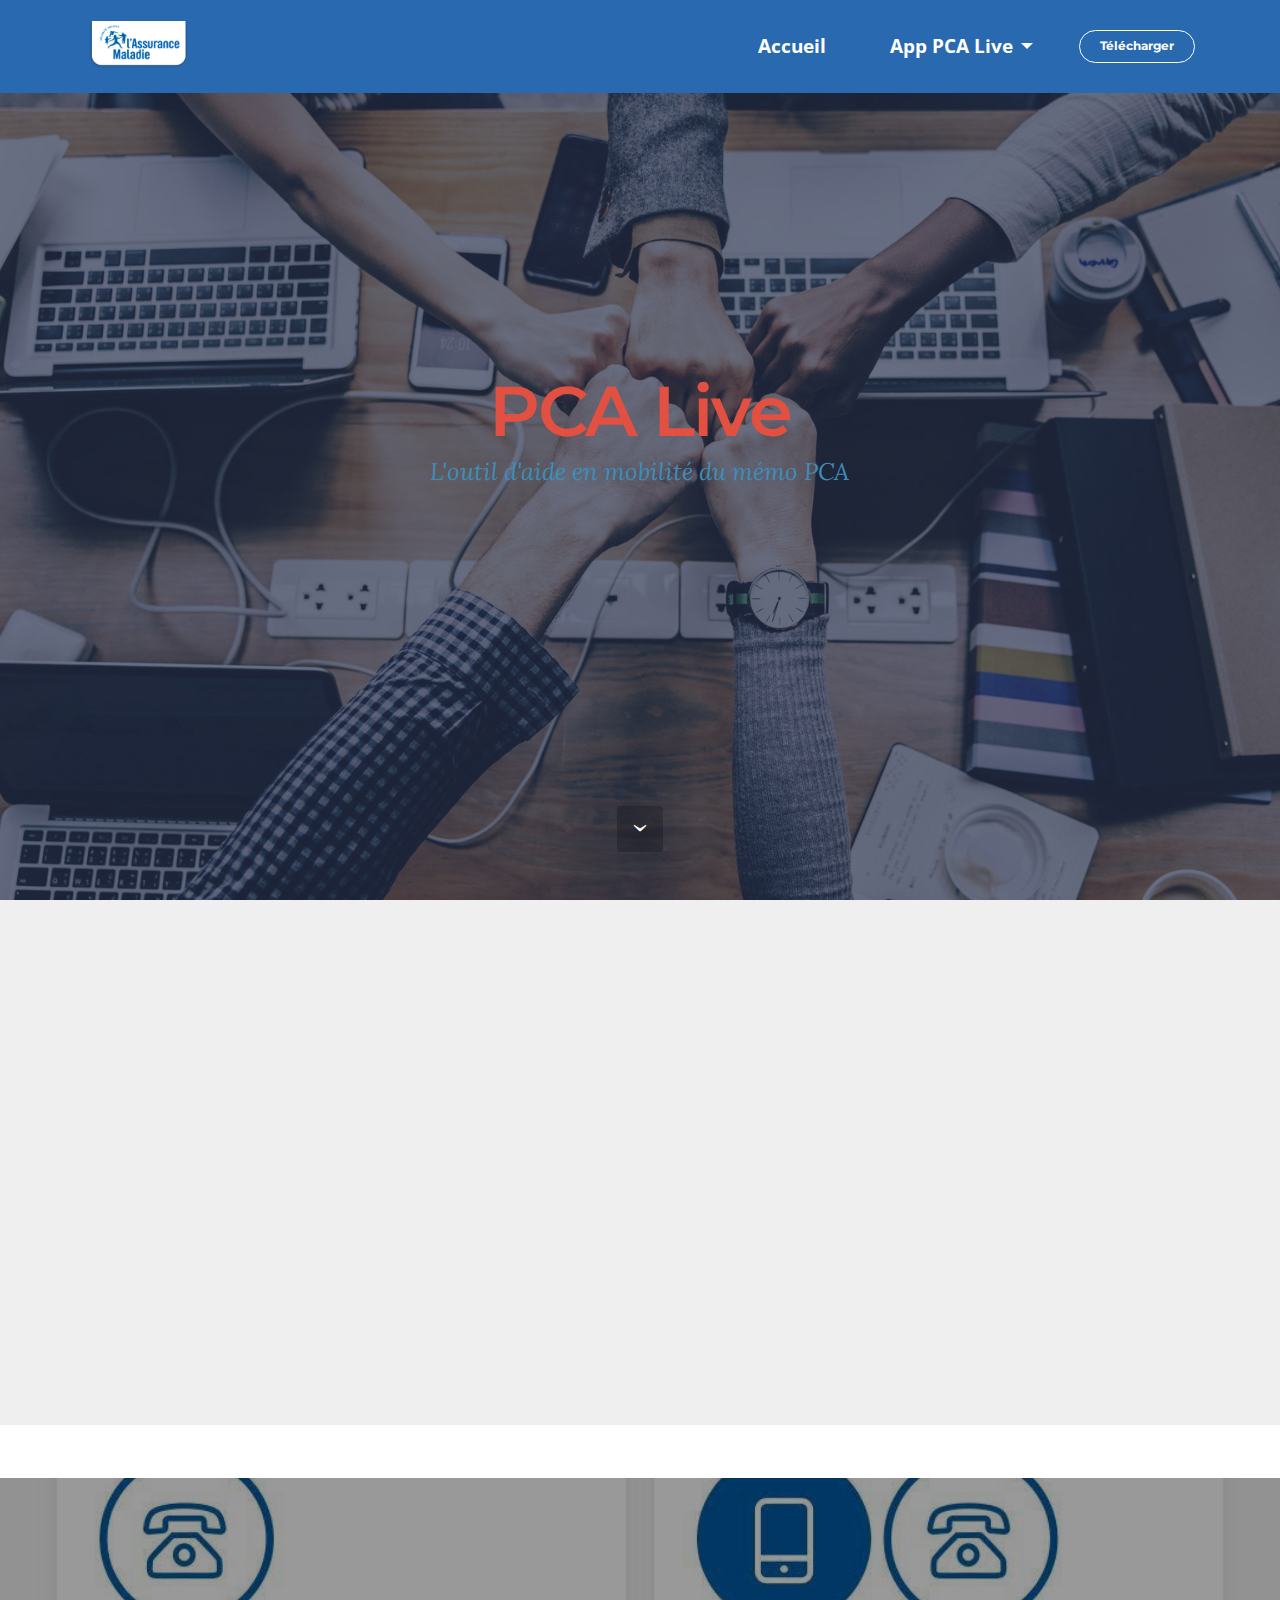
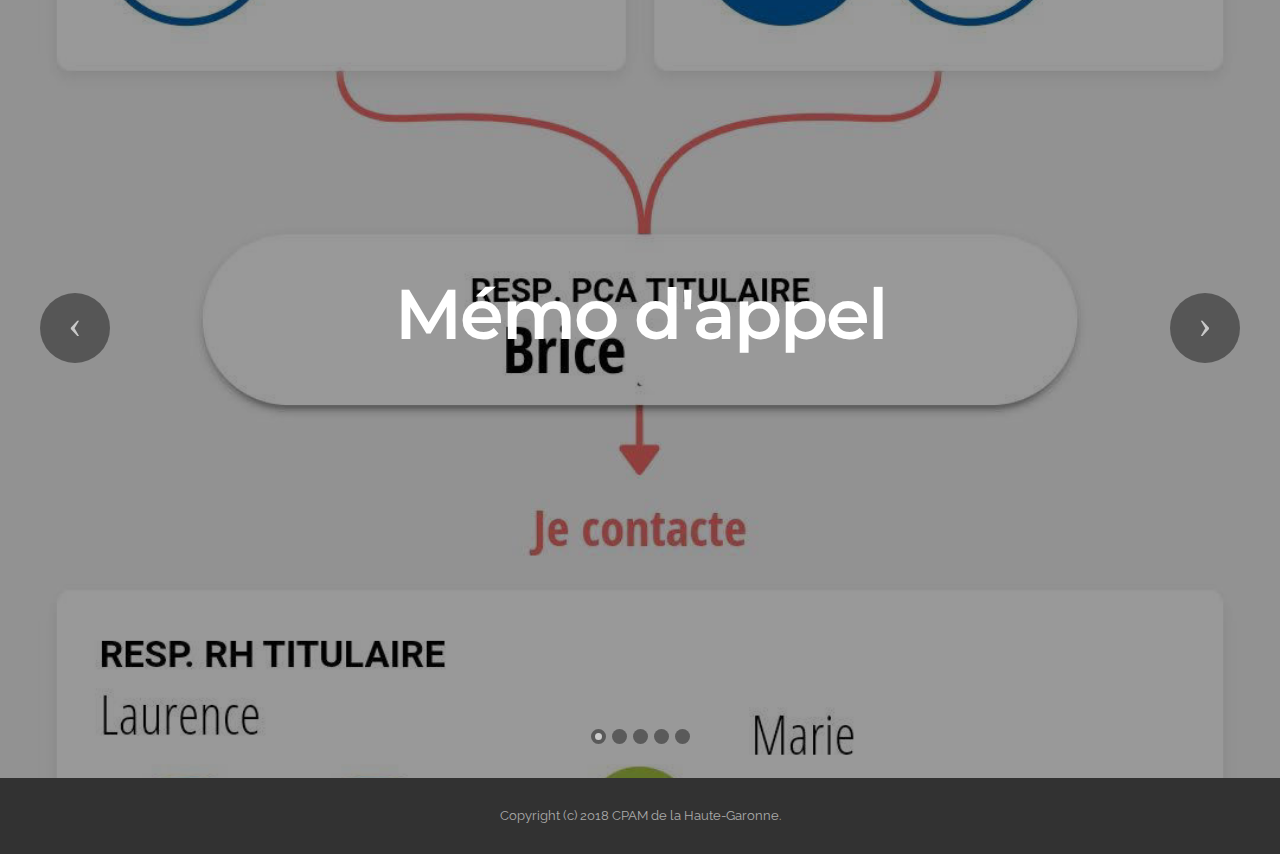
<file: index.html>
<!DOCTYPE html>
<html >
<head>
  <!-- Site made with Mobirise Website Builder v4.9.1, https://mobirise.com -->
  <meta charset="UTF-8">
  <meta http-equiv="X-UA-Compatible" content="IE=edge">
  <meta name="generator" content="Mobirise v4.9.1, mobirise.com">
  <meta name="viewport" content="width=device-width, initial-scale=1, minimum-scale=1">
  <link rel="shortcut icon" href="assets/images/cnam-274x128.png" type="image/x-icon">
  <meta name="description" content="Applications mobiles Android et iOs">
  <title>Mémo PCA Live</title>
  <link rel="stylesheet" href="assets/et-line-font-plugin/style.css">
  <link rel="stylesheet" href="https://fonts.googleapis.com/css?family=Montserrat:400,700">
  <link rel="stylesheet" href="https://fonts.googleapis.com/css?family=Raleway:100,100i,200,200i,300,300i,400,400i,500,500i,600,600i,700,700i,800,800i,900,900i">
  <link rel="stylesheet" href="assets/web/assets/mobirise-icons/mobirise-icons.css">
  <link rel="stylesheet" href="https://fonts.googleapis.com/css?family=Lora:400,700,400italic,700italic&subset=latin">
  <link rel="stylesheet" href="assets/tether/tether.min.css">
  <link rel="stylesheet" href="assets/bootstrap/css/bootstrap.min.css">
  <link rel="stylesheet" href="assets/animate.css/animate.min.css">
  <link rel="stylesheet" href="assets/dropdown/css/style.css">
  <link rel="stylesheet" href="assets/theme/css/style.css">
  <link rel="stylesheet" href="assets/mobirise/css/mbr-additional.css" type="text/css">
  
  
  
</head>
<body>
  <section id="menu-0" data-rv-view="0">

    <nav class="navbar navbar-dropdown navbar-fixed-top">
        <div class="container">

            <div class="mbr-table">
                <div class="mbr-table-cell">

                    <div class="navbar-brand">
                        <a href="https://mobirise.com" class="navbar-logo"><img src="assets/images/cnam-274x128.png" alt="Mobirise"></a>
                        
                    </div>

                </div>
                <div class="mbr-table-cell">

                    <button class="navbar-toggler pull-xs-right hidden-md-up" type="button" data-toggle="collapse" data-target="#exCollapsingNavbar">
                        <div class="hamburger-icon"></div>
                    </button>

                    <ul class="nav-dropdown collapse pull-xs-right nav navbar-nav navbar-toggleable-sm" id="exCollapsingNavbar"><li class="nav-item"><a class="nav-link link" href="index.html">Accueil</a></li><li class="nav-item dropdown"><a class="nav-link link dropdown-toggle" href="page3.html" data-toggle="dropdown-submenu" aria-expanded="false">App PCA Live</a><div class="dropdown-menu"><a class="dropdown-item" href="page3.html" aria-expanded="false">Les fonctionnalités</a><a class="dropdown-item" href="https://h5p.org/node/263297" target="_blank">Guide utilisateur</a><a class="dropdown-item" href="page3.html#msg-box8-17" aria-expanded="false">Préparation</a></div></li><li class="nav-item nav-btn"><a class="nav-link btn btn-white btn-white-outline" href="page6.html">Télécharger</a></li></ul>
                    <button hidden="" class="navbar-toggler navbar-close" type="button" data-toggle="collapse" data-target="#exCollapsingNavbar">
                        <div class="close-icon"></div>
                    </button>

                </div>
            </div>

        </div>
    </nav>

</section>

<section class="engine"><a href="https://mobirise.info/t">amp templates</a></section><section class="mbr-section mbr-section-hero mbr-section-full mbr-section-with-arrow" id="header1-1" data-rv-view="7" style="background-image: url(assets/images/mbr-1651x1080.jpg);">

    <div class="mbr-overlay" style="opacity: 0.7; background-color: rgb(40, 50, 78);"></div>

    <div class="mbr-table-cell">

        <div class="container">
            <div class="row">
                <div class="mbr-section col-md-10 col-md-offset-1 text-xs-center">

                    <h1 class="mbr-section-title display-1">PCA Live</h1>
                    <p class="mbr-section-lead lead">L'outil d'aide en mobilité du mémo PCA</p>
                    
                </div>
            </div>
        </div>
    </div>

    <div class="mbr-arrow mbr-arrow-floating" aria-hidden="true"><a href="#features6-g"><i class="mbr-arrow-icon"></i></a></div>

</section>

<section class="mbr-cards mbr-section mbr-section-nopadding" id="features6-g" data-rv-view="10" style="background-color: rgb(239, 239, 239);">

    

    <div class="mbr-cards-row row">
        <div class="mbr-cards-col col-xs-12 col-lg-4" style="padding-top: 80px; padding-bottom: 80px;">
            <div class="container">
              <div class="card cart-block">
                  <div class="card-img"><a href="https://mobirise.com" class="mbri-speed mbr-iconfont mbr-iconfont-features3"></a></div>
                  <div class="card-block">
                    <h4 class="card-title">Déclenchement d'une alerte</h4>
                    
                    <p class="card-text">PCA Live permet de déclencher une alerte. Le RPCA ou son adjoint peut renseigner la crise.<br>Chaque membre du comité de crise accède à son mémo individuel et peut lancer la "roue" de l'alerte.</p>
                    
                    </div>
                </div>
            </div>
        </div>
        <div class="mbr-cards-col col-xs-12 col-lg-4" style="padding-top: 80px; padding-bottom: 80px;">
            <div class="container">
                <div class="card cart-block">
                    <div class="card-img"><a href="https://mobirise.com" class="mbri-touch mbr-iconfont mbr-iconfont-features3"></a></div>
                    <div class="card-block">
                        <h4 class="card-title">Suivre l'alerte et la crise</h4>
                        
                        <p class="card-text">Un main courante en ligne permet de suivre tous les échanges. Une aide au plan d'action est disponible et les actions peuvent être créées au fil de l'eau, en fonction des besoins.<br>Du texte et des photos peuvent alimenter le flux des échanges entre les membres</p>
                        
                    </div>
                </div>
            </div>
        </div>
        <div class="mbr-cards-col col-xs-12 col-lg-4" style="padding-top: 80px; padding-bottom: 80px;">
            <div class="container">
                <div class="card cart-block">
                    <div class="card-img"><a href="https://mobirise.com" class="etl-icon icon-book-open mbr-iconfont mbr-iconfont-features3"></a></div>
                    <div class="card-block">
                        <h4 class="card-title">Annuaires et documents</h4>
                        
                        <p class="card-text">Les annuaires sont disponibles en ligne avec les numéros importants. La documentation PCA peut aussi être consultable (la plus utile).</p>
                        
                    </div>
                </div>
            </div>
        </div>
        
        
        
    </div>
</section>

<section class="mbr-section article" id="msg-box8-r" data-rv-view="4" style="background-color: rgb(255, 255, 255); padding-top: 0px; padding-bottom: 0px;">

    
    <div class="container">
        <div class="row">
            <div class="col-md-8 col-md-offset-2 text-xs-center">
                <h3 class="mbr-section-title display-2">PCA Live en quelques images</h3>
                
                
            </div>
        </div>
    </div>

</section>

<section class="mbr-slider mbr-section mbr-section__container carousel slide mbr-section-nopadding" data-ride="carousel" data-keyboard="false" data-wrap="true" data-pause="false" data-interval="5000" id="slider3-f" data-rv-view="13">
    <div>
        <div>
            <div>
                <ol class="carousel-indicators">
                    <li data-app-prevent-settings="" data-target="#slider3-f" data-slide-to="0" class="active"></li><li data-app-prevent-settings="" data-target="#slider3-f" data-slide-to="1"></li><li data-app-prevent-settings="" data-target="#slider3-f" data-slide-to="2"></li><li data-app-prevent-settings="" data-target="#slider3-f" data-slide-to="3"></li><li data-app-prevent-settings="" data-target="#slider3-f" class="" data-slide-to="4"></li>
                </ol>
                <div class="carousel-inner" role="listbox">
                    <div class="mbr-section mbr-section-hero carousel-item dark center mbr-section-full active" data-bg-video-slide="false" style="background-image: url(assets/images/screenshot-20181217-190736-1080x1920.jpg);">
                        <div class="mbr-table-cell">
                            <div class="mbr-overlay" style="opacity: 0.4;"></div>
                            <div class="container-slide container">
                                
                                <div class="row">
                                    <div class="col-md-8 col-md-offset-2 text-xs-center">
                                        <h2 class="mbr-section-title display-1">Mémo d'appel</h2>
                                        

                                        
                                    </div>
                                </div>
                            </div>
                        </div>
                    </div><div class="mbr-section mbr-section-hero carousel-item dark center mbr-section-full" data-bg-video-slide="false" style="background-image: url(assets/images/screenshot-20180621-221608-1080x1920.jpg);">
                        <div class="mbr-table-cell">
                            <div class="mbr-overlay"></div>
                            <div class="container-slide container">
                                
                                <div class="row">
                                    <div class="col-md-8 col-md-offset-1">
                                        <h2 class="mbr-section-title display-1">Incidents en-cours</h2>
                                        <p class="mbr-section-lead lead">Cet écran permet de visualiser les alertes et les crise en cours et passées.</p>

                                        
                                    </div>
                                </div>
                            </div>
                        </div>
                    </div><div class="mbr-section mbr-section-hero carousel-item dark center mbr-section-full" data-bg-video-slide="false" style="background-image: url(assets/images/screenshot-20180621-221624-1080x1920.jpg);">
                        <div class="mbr-table-cell">
                            <div class="mbr-overlay"></div>
                            <div class="container-slide container">
                                
                                <div class="row">
                                    <div class="col-md-8 col-md-offset-3 text-xs-right">
                                        <h2 class="mbr-section-title display-1">Flux en direct de l'incident</h2>
                                        

                                        
                                    </div>
                                </div>
                            </div>
                        </div>
                    </div><div class="mbr-section mbr-section-hero carousel-item dark center mbr-section-full" data-bg-video-slide="false" style="background-image: url(assets/images/screenshot-20180621-221707-1080x1920.jpg);">
                        <div class="mbr-table-cell">
                            <div class="mbr-overlay"></div>
                            <div class="container-slide container">
                                
                                <div class="row">
                                    <div class="col-md-8 col-md-offset-3 text-xs-right">
                                        <h2 class="mbr-section-title display-1">Activation des actions à faire</h2>
                                        <p class="mbr-section-lead lead">C'est une checklist des actions à faire prédéfinies,<br> il est possible de définir des actions personnalisées.</p>

                                        
                                    </div>
                                </div>
                            </div>
                        </div>
                    </div><div class="mbr-section mbr-section-hero carousel-item dark center mbr-section-full" data-bg-video-slide="false" style="background-image: url(assets/images/screenshot-20180621-221640-1080x1920.jpg);">
                        <div class="mbr-table-cell">
                            <div class="mbr-overlay"></div>
                            <div class="container-slide container">
                                
                                <div class="row">
                                    <div class="col-md-8 col-md-offset-2 text-xs-center">
                                        <h2 class="mbr-section-title display-1">Création d'une alerte</h2>
                                        <p class="mbr-section-lead lead">Ce module permet de créer l'alerte pour décrire le sinistre.</p>

                                        
                                    </div>
                                </div>
                            </div>
                        </div>
                    </div>
                </div>

                <a data-app-prevent-settings="" class="left carousel-control" role="button" data-slide="prev" href="#slider3-f">
                    <span class="icon-prev" aria-hidden="true"></span>
                    <span class="sr-only">Previous</span>
                </a>
                <a data-app-prevent-settings="" class="right carousel-control" role="button" data-slide="next" href="#slider3-f">
                    <span class="icon-next" aria-hidden="true"></span>
                    <span class="sr-only">Next</span>
                </a>
            </div>
        </div>
    </div>
</section>

<footer class="mbr-small-footer mbr-section mbr-section-nopadding" id="footer1-2" data-rv-view="2" style="background-color: rgb(50, 50, 50); padding-top: 1.75rem; padding-bottom: 1.75rem;">
    
    <div class="container text-xs-center">
        <p>Copyright (c) 2018 CPAM de la Haute-Garonne.</p>
    </div>
</footer>


  <script src="assets/web/assets/jquery/jquery.min.js"></script>
  <script src="assets/tether/tether.min.js"></script>
  <script src="assets/bootstrap/js/bootstrap.min.js"></script>
  <script src="assets/viewport-checker/jquery.viewportchecker.js"></script>
  <script src="assets/dropdown/js/script.min.js"></script>
  <script src="assets/touch-swipe/jquery.touch-swipe.min.js"></script>
  <script src="assets/bootstrap-carousel-swipe/bootstrap-carousel-swipe.js"></script>
  <script src="assets/smooth-scroll/smooth-scroll.js"></script>
  <script src="assets/theme/js/script.js"></script>
  
  
  <input name="animation" type="hidden">
  </body>
</html>
</file>
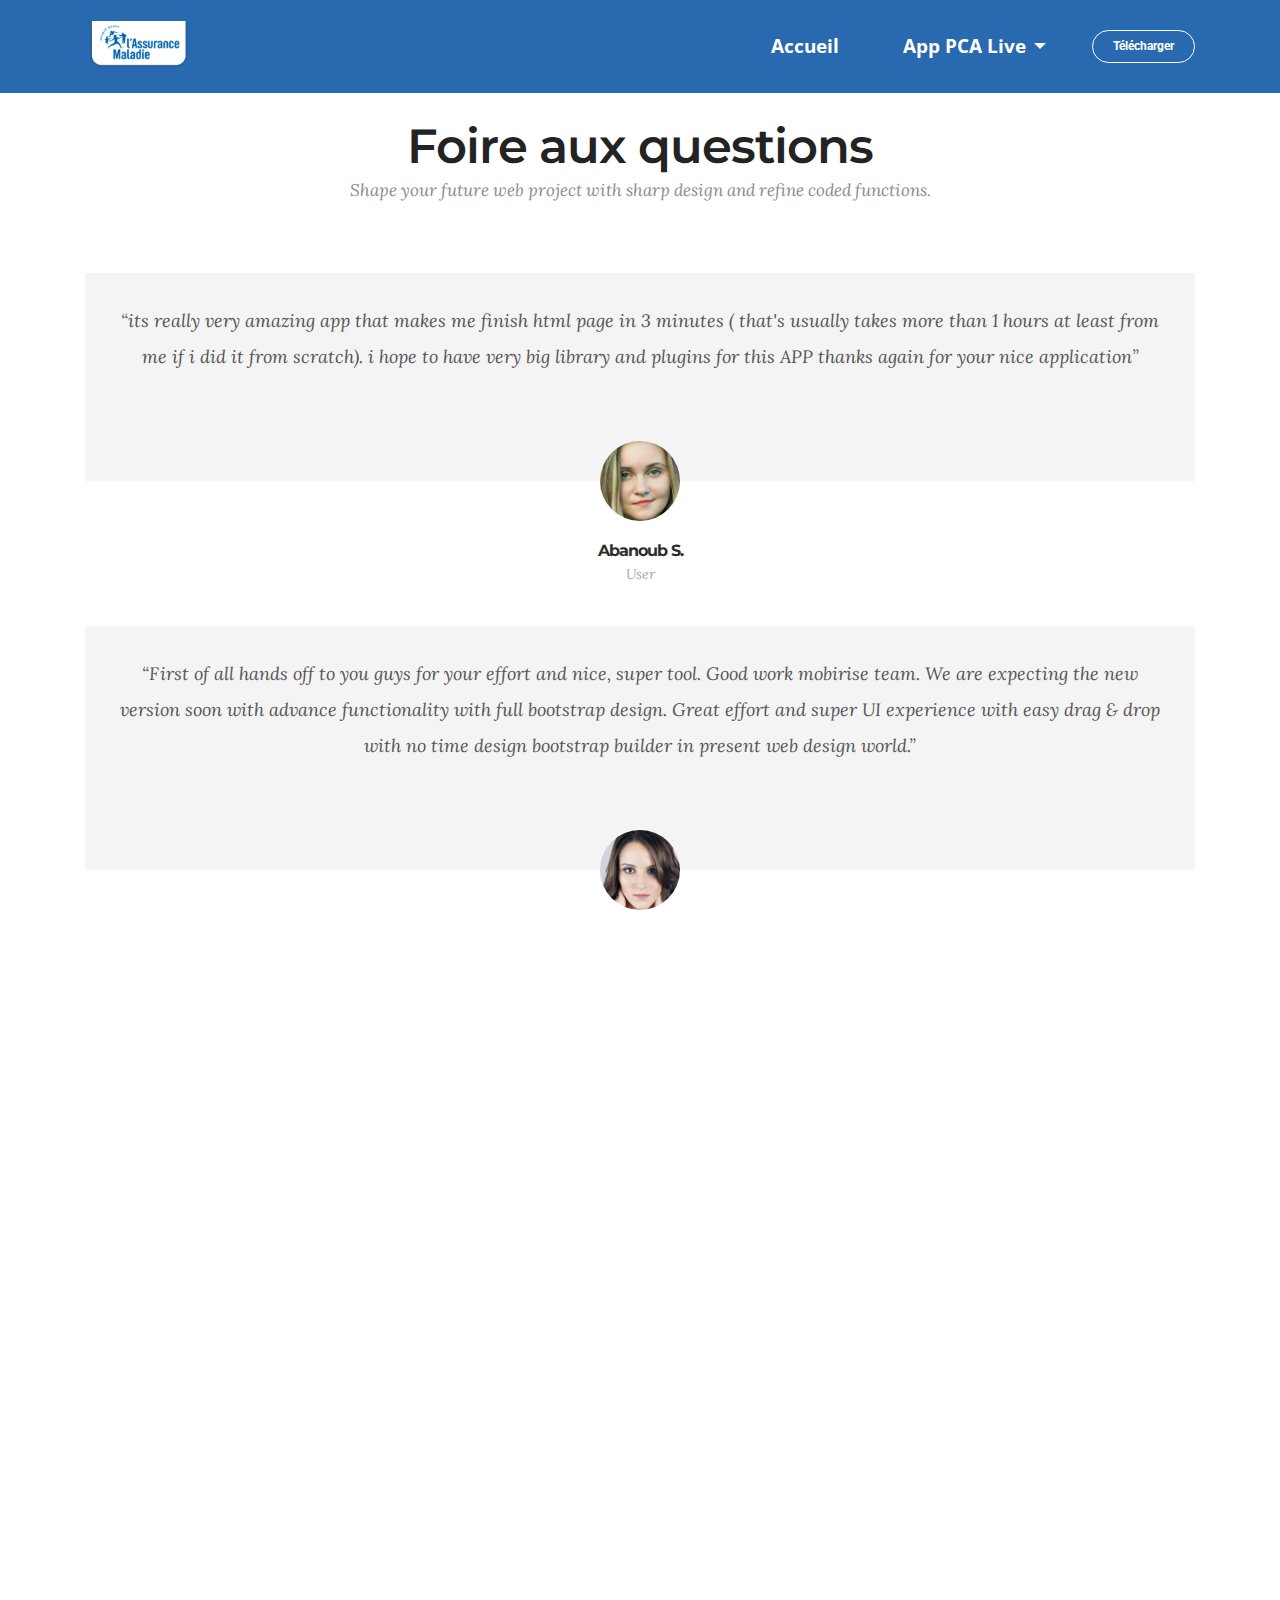
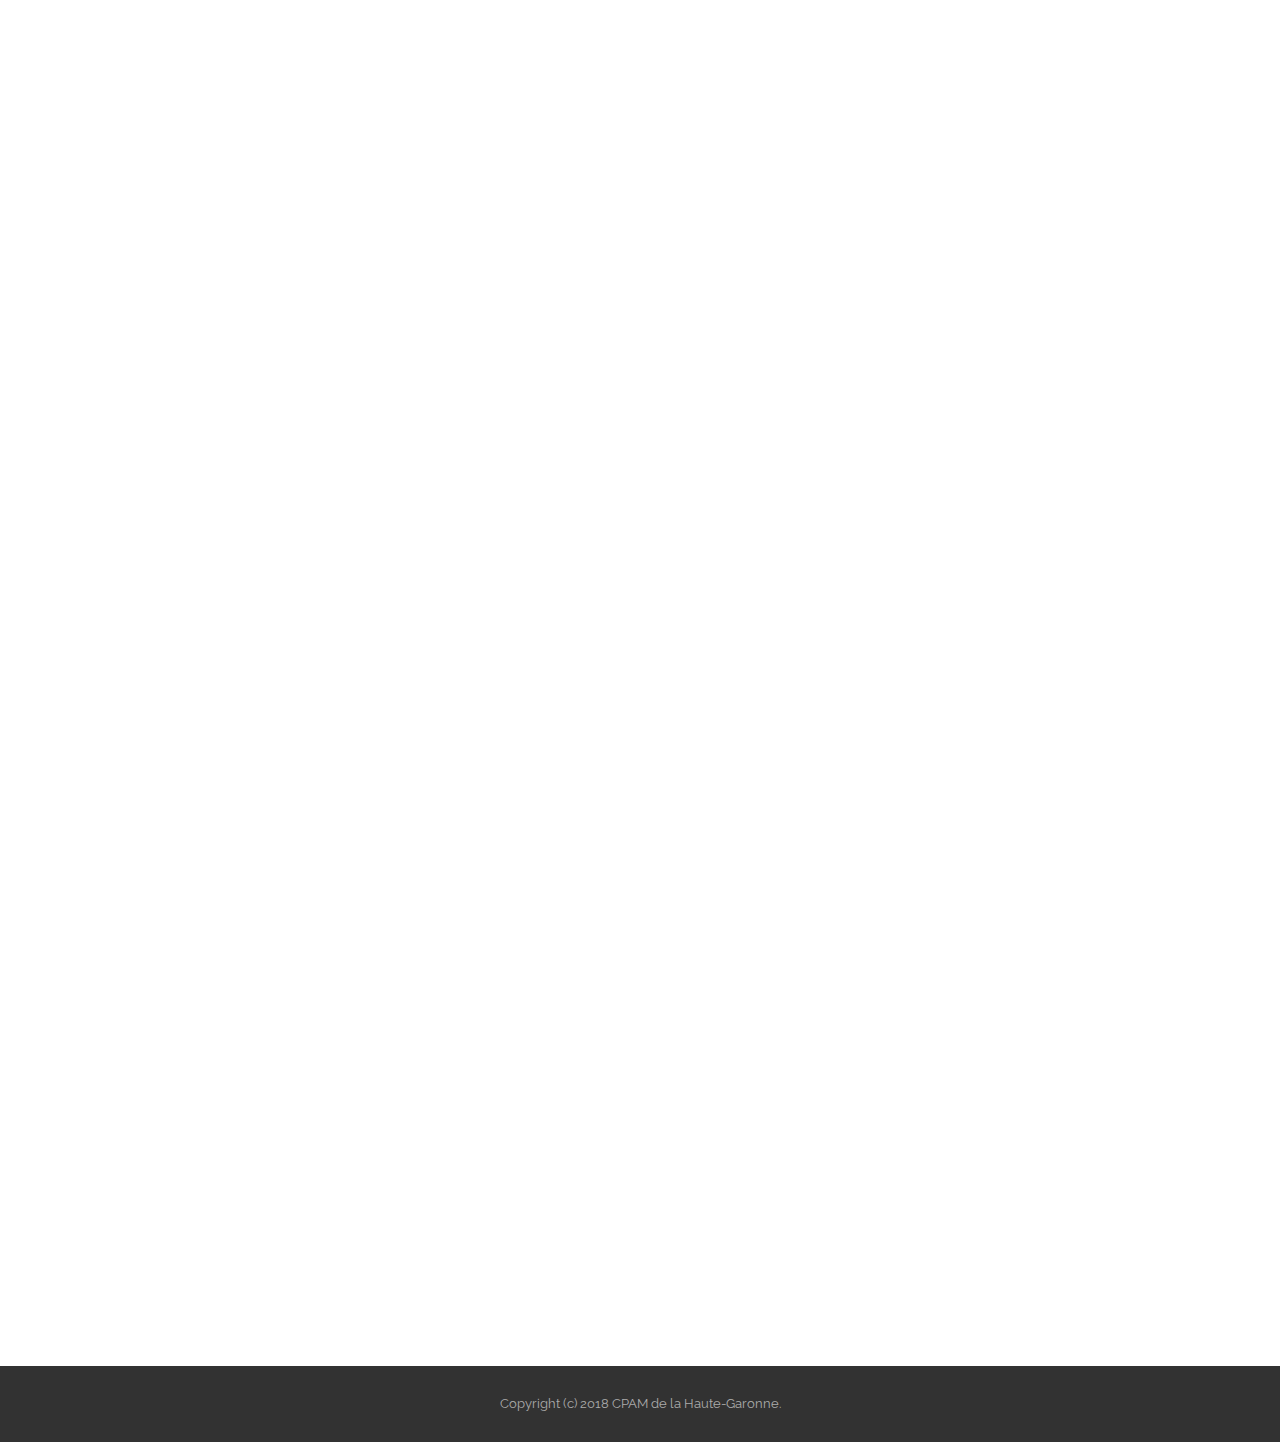
<file: faq.html>
<!DOCTYPE html>
<html >
<head>
  <!-- Site made with Mobirise Website Builder v4.9.1, https://mobirise.com -->
  <meta charset="UTF-8">
  <meta http-equiv="X-UA-Compatible" content="IE=edge">
  <meta name="generator" content="Mobirise v4.9.1, mobirise.com">
  <meta name="viewport" content="width=device-width, initial-scale=1, minimum-scale=1">
  <link rel="shortcut icon" href="assets/images/cnam-274x128.png" type="image/x-icon">
  <meta name="description" content="La Foire aux Questions">
  <title>FAQ</title>
  <link rel="stylesheet" href="https://fonts.googleapis.com/css?family=Montserrat:400,700">
  <link rel="stylesheet" href="https://fonts.googleapis.com/css?family=Raleway:100,100i,200,200i,300,300i,400,400i,500,500i,600,600i,700,700i,800,800i,900,900i">
  <link rel="stylesheet" href="https://fonts.googleapis.com/css?family=Lora:400,700,400italic,700italic&subset=latin">
  <link rel="stylesheet" href="assets/tether/tether.min.css">
  <link rel="stylesheet" href="assets/bootstrap/css/bootstrap.min.css">
  <link rel="stylesheet" href="assets/dropdown/css/style.css">
  <link rel="stylesheet" href="assets/animate.css/animate.min.css">
  <link rel="stylesheet" href="assets/theme/css/style.css">
  <link rel="stylesheet" href="assets/mobirise/css/mbr-additional.css" type="text/css">
  
  
  
</head>
<body>
  <section id="menu-2" data-rv-view="63">

    <nav class="navbar navbar-dropdown navbar-fixed-top">
        <div class="container">

            <div class="mbr-table">
                <div class="mbr-table-cell">

                    <div class="navbar-brand">
                        <a href="https://mobirise.com" class="navbar-logo"><img src="assets/images/cnam-274x128.png" alt="Mobirise"></a>
                        
                    </div>

                </div>
                <div class="mbr-table-cell">

                    <button class="navbar-toggler pull-xs-right hidden-md-up" type="button" data-toggle="collapse" data-target="#exCollapsingNavbar">
                        <div class="hamburger-icon"></div>
                    </button>

                    <ul class="nav-dropdown collapse pull-xs-right nav navbar-nav navbar-toggleable-sm" id="exCollapsingNavbar"><li class="nav-item"><a class="nav-link link" href="index.html">Accueil</a></li><li class="nav-item dropdown"><a class="nav-link link dropdown-toggle" href="page3.html" data-toggle="dropdown-submenu" aria-expanded="false">App PCA Live</a><div class="dropdown-menu"><a class="dropdown-item" href="page3.html" aria-expanded="false">Les fonctionnalités</a><a class="dropdown-item" href="https://h5p.org/node/263297" target="_blank">Guide utilisateur</a><a class="dropdown-item" href="page3.html#msg-box8-17" aria-expanded="false">Préparation</a></div></li><li class="nav-item nav-btn"><a class="nav-link btn btn-white btn-white-outline" href="page6.html">Télécharger</a></li></ul>
                    <button hidden="" class="navbar-toggler navbar-close" type="button" data-toggle="collapse" data-target="#exCollapsingNavbar">
                        <div class="close-icon"></div>
                    </button>

                </div>
            </div>

        </div>
    </nav>

</section>

<section class="engine"><a href="https://mobirise.info/x">free css templates</a></section><section class="mbr-section mbr-after-navbar" id="testimonials2-y" data-rv-view="67" style="background-color: rgb(255, 255, 255); padding-top: 120px; padding-bottom: 120px;">

    

        <div class="mbr-section mbr-section__container mbr-section__container--middle">
            <div class="container">
                <div class="row">
                    <div class="col-xs-12 text-xs-center">
                        <h3 class="mbr-section-title display-2">Foire aux questions</h3>
                        <small class="mbr-section-subtitle">Shape your future web project with sharp design and refine coded functions.</small>
                    </div>
                </div>
            </div>
        </div>


    <div class="mbr-section mbr-section-nopadding">
        <div class="container">
            <div class="row">

                <div class="col-xs-12">

                    <div class="mbr-testimonial card mbr-testimonial-lg">
                        <div class="card-block"><p>“its really very amazing app that makes me finish html page in 3 minutes ( that's usually takes more than 1 hours at least from me if i did it from scratch). i hope to have very big library and plugins for this APP thanks again for your nice application”</p></div>
                        <div class="mbr-author card-footer">
                            <div class="mbr-author-img"><img src="assets/images/face3.jpg" class="img-circle"></div>
                            <div class="mbr-author-name">Abanoub S.</div>
                            <small class="mbr-author-desc">User</small>
                        </div>
                    </div><div class="mbr-testimonial card mbr-testimonial-lg">
                        <div class="card-block"><p>“First of all hands off to you guys for your effort and nice, super tool. Good work mobirise team. We are expecting the new version soon with advance functionality with full bootstrap design. Great effort and super UI experience with easy drag &amp; drop with no time design bootstrap builder in present web design world.”</p></div>
                        <div class="mbr-author card-footer">
                            <div class="mbr-author-img"><img src="assets/images/face1.jpg" class="img-circle"></div>
                            <div class="mbr-author-name">Suffian A.</div>
                            <small class="mbr-author-desc">User</small>
                        </div>
                    </div><div class="mbr-testimonial card mbr-testimonial-lg">
                        <div class="card-block"><p>“At first view, looks like a nice innovative tool, i like the great focus and time that was given to the responsive design, i also like the simple and clear drag and drop features. Give me more control over the object's properties and ill be using this tool for more serious projects. Regards.”</p></div>
                        <div class="mbr-author card-footer">
                            <div class="mbr-author-img"><img src="assets/images/face2.jpg" class="img-circle"></div>
                            <div class="mbr-author-name">Jhollman C.</div>
                            <small class="mbr-author-desc">User</small>
                        </div>
                    </div>

                </div>

            </div>

        </div>
    </div>
</section>

<section class="mbr-section" id="testimonials2-x" data-rv-view="76" style="background-color: rgb(255, 255, 255); padding-top: 120px; padding-bottom: 120px;">

    

        <div class="mbr-section mbr-section__container mbr-section__container--middle">
            <div class="container">
                <div class="row">
                    <div class="col-xs-12 text-xs-center">
                        <h3 class="mbr-section-title display-2">WHAT OUR FANTASTIC USERS SAY</h3>
                        <small class="mbr-section-subtitle">Shape your future web project with sharp design and refine coded functions.</small>
                    </div>
                </div>
            </div>
        </div>


    <div class="mbr-section mbr-section-nopadding">
        <div class="container">
            <div class="row">

                <div class="col-xs-12">

                    <div class="mbr-testimonial card mbr-testimonial-lg">
                        <div class="card-block"><p>“its really very amazing app that makes me finish html page in 3 minutes ( that's usually takes more than 1 hours at least from me if i did it from scratch). i hope to have very big library and plugins for this APP thanks again for your nice application”</p></div>
                        <div class="mbr-author card-footer">
                            <div class="mbr-author-img"><img src="assets/images/face3.jpg" class="img-circle"></div>
                            <div class="mbr-author-name">Abanoub S.</div>
                            <small class="mbr-author-desc">User</small>
                        </div>
                    </div><div class="mbr-testimonial card mbr-testimonial-lg">
                        <div class="card-block"><p>“First of all hands off to you guys for your effort and nice, super tool. Good work mobirise team. We are expecting the new version soon with advance functionality with full bootstrap design. Great effort and super UI experience with easy drag &amp; drop with no time design bootstrap builder in present web design world.”</p></div>
                        <div class="mbr-author card-footer">
                            <div class="mbr-author-img"><img src="assets/images/face1.jpg" class="img-circle"></div>
                            <div class="mbr-author-name">Suffian A.</div>
                            <small class="mbr-author-desc">User</small>
                        </div>
                    </div><div class="mbr-testimonial card mbr-testimonial-lg">
                        <div class="card-block"><p>“At first view, looks like a nice innovative tool, i like the great focus and time that was given to the responsive design, i also like the simple and clear drag and drop features. Give me more control over the object's properties and ill be using this tool for more serious projects. Regards.”</p></div>
                        <div class="mbr-author card-footer">
                            <div class="mbr-author-img"><img src="assets/images/face2.jpg" class="img-circle"></div>
                            <div class="mbr-author-name">Jhollman C.</div>
                            <small class="mbr-author-desc">User</small>
                        </div>
                    </div>

                </div>

            </div>

        </div>
    </div>
</section>

<footer class="mbr-small-footer mbr-section mbr-section-nopadding" id="footer1-3" data-rv-view="65" style="background-color: rgb(50, 50, 50); padding-top: 1.75rem; padding-bottom: 1.75rem;">
    
    <div class="container text-xs-center">
        <p>Copyright (c) 2018 CPAM de la Haute-Garonne.</p>
    </div>
</footer>


  <script src="assets/web/assets/jquery/jquery.min.js"></script>
  <script src="assets/tether/tether.min.js"></script>
  <script src="assets/bootstrap/js/bootstrap.min.js"></script>
  <script src="assets/viewport-checker/jquery.viewportchecker.js"></script>
  <script src="assets/smooth-scroll/smooth-scroll.js"></script>
  <script src="assets/dropdown/js/script.min.js"></script>
  <script src="assets/touch-swipe/jquery.touch-swipe.min.js"></script>
  <script src="assets/theme/js/script.js"></script>
  
  
  <input name="animation" type="hidden">
  </body>
</html>
</file>
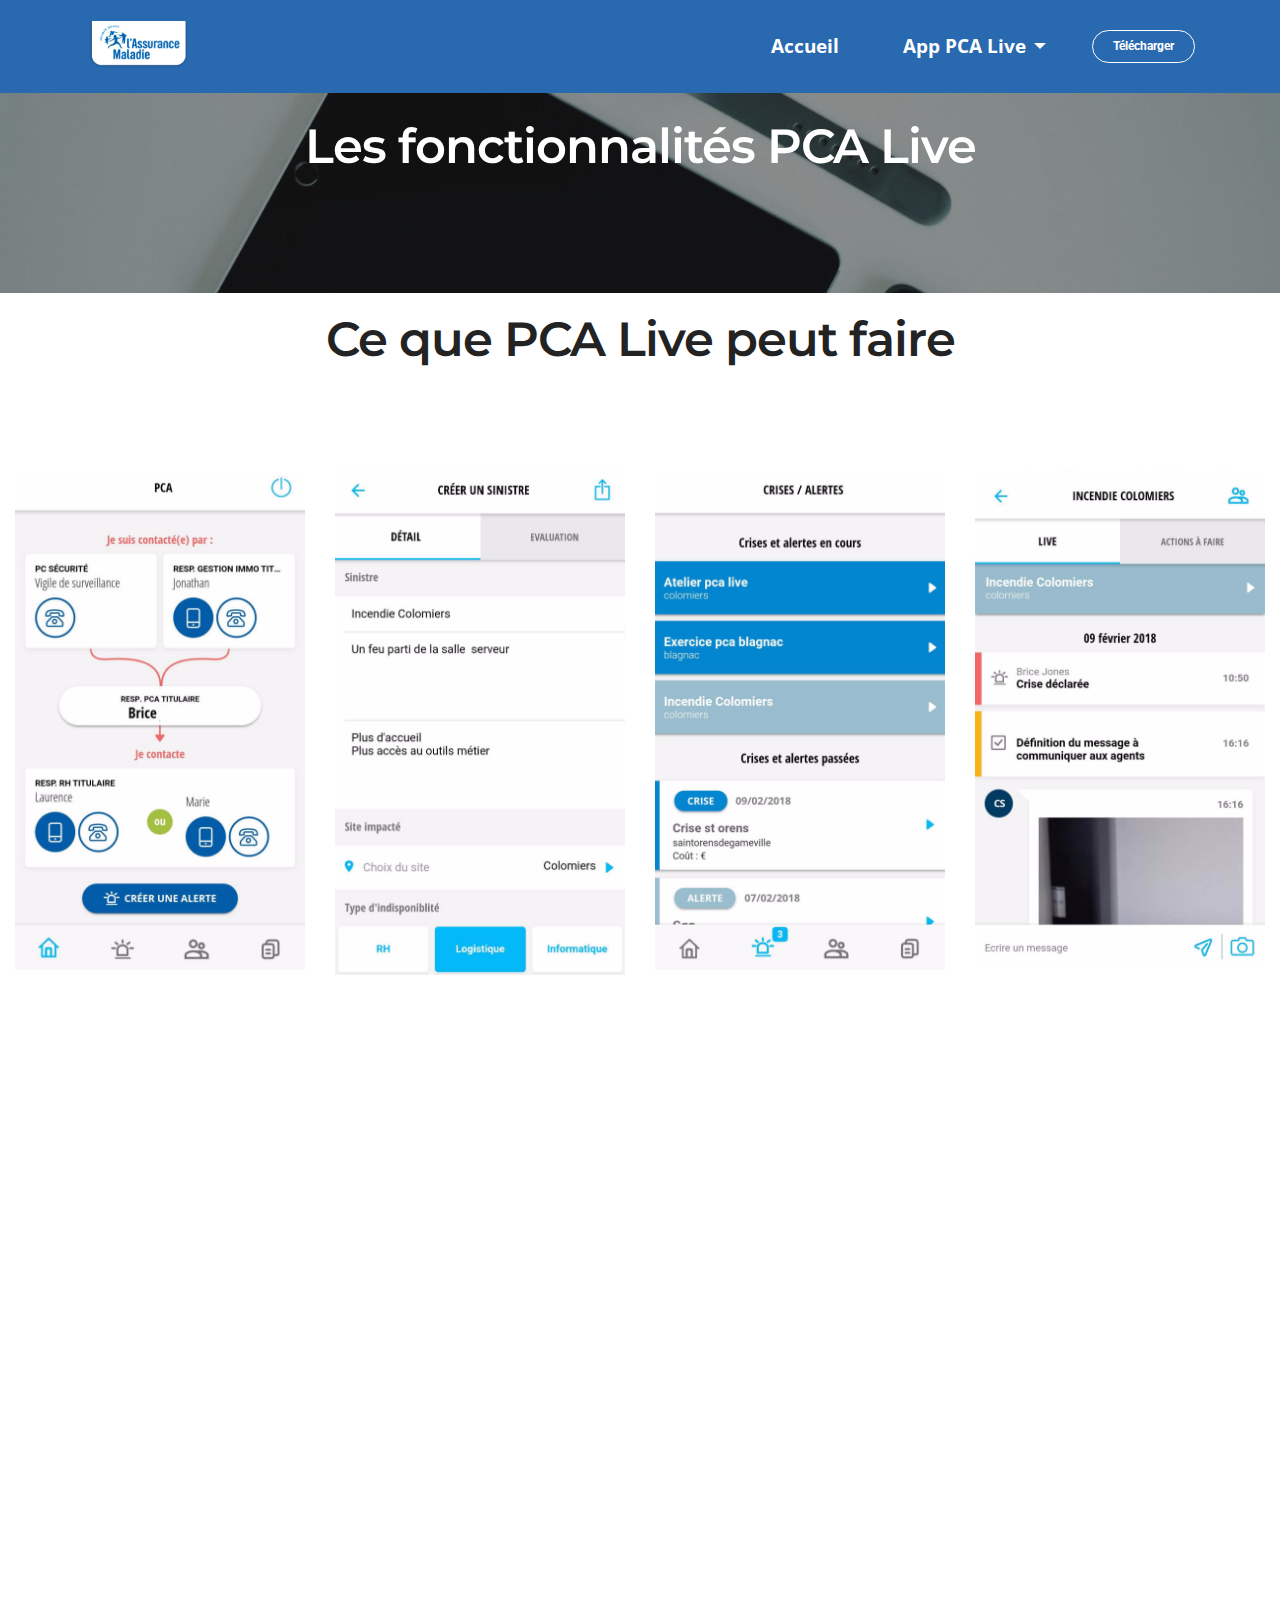
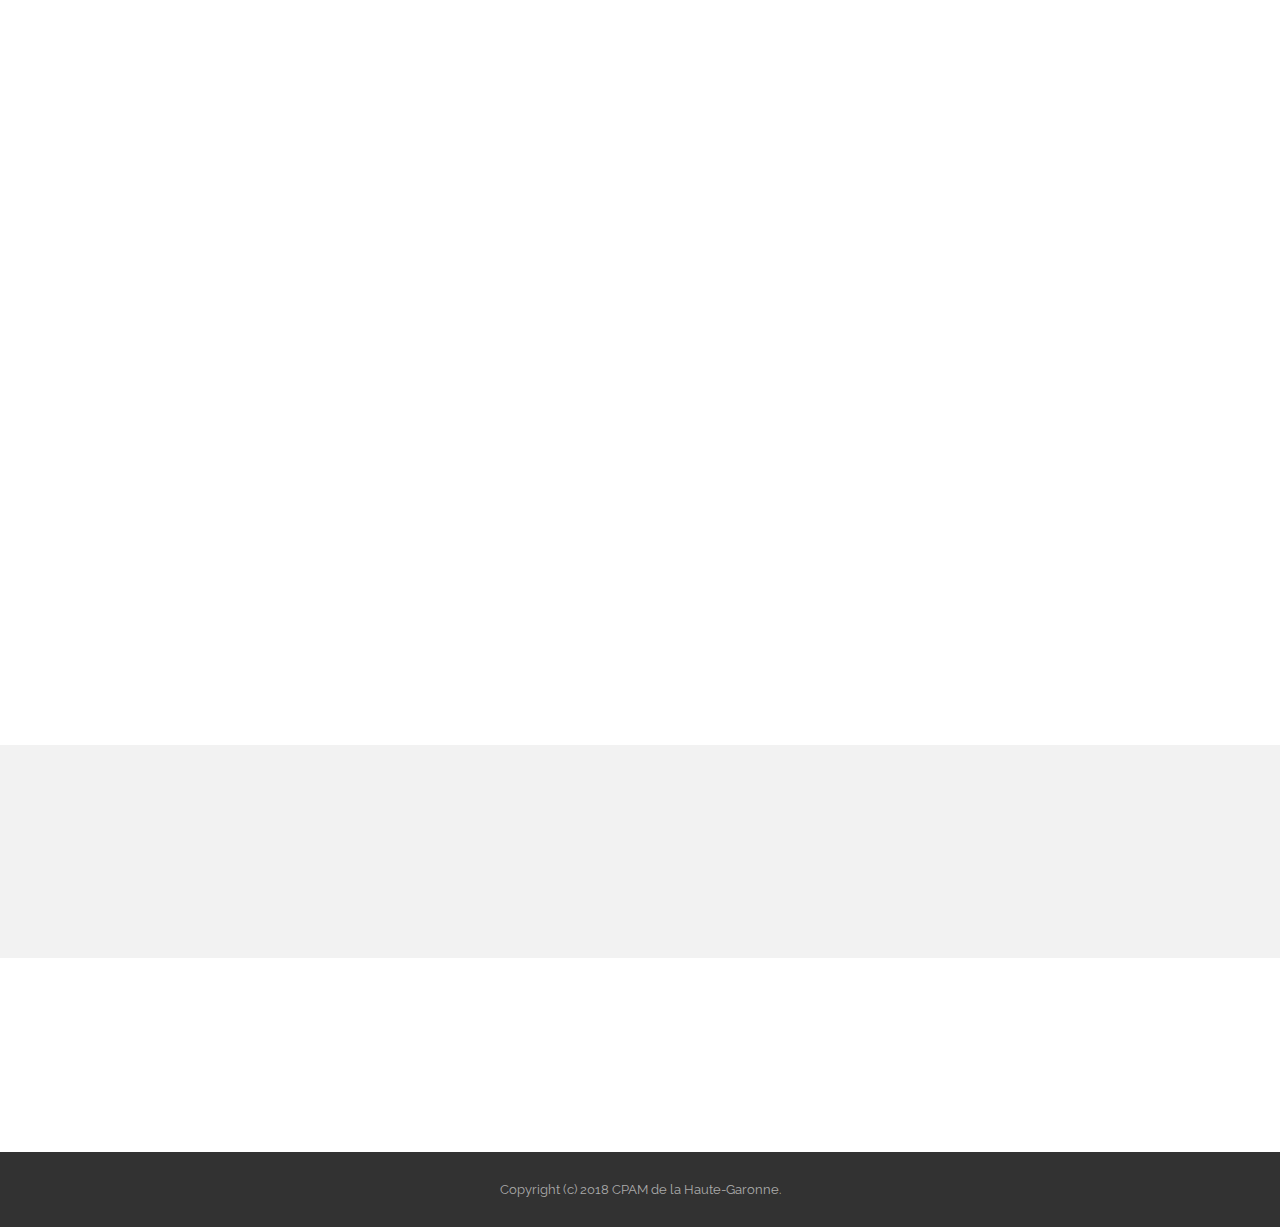
<file: page3.html>
<!DOCTYPE html>
<html >
<head>
  <!-- Site made with Mobirise Website Builder v4.9.1, https://mobirise.com -->
  <meta charset="UTF-8">
  <meta http-equiv="X-UA-Compatible" content="IE=edge">
  <meta name="generator" content="Mobirise v4.9.1, mobirise.com">
  <meta name="viewport" content="width=device-width, initial-scale=1, minimum-scale=1">
  <link rel="shortcut icon" href="assets/images/cnam-274x128.png" type="image/x-icon">
  <meta name="description" content="Voir les fonctionnalités">
  <title>Fonctionnalités</title>
  <link rel="stylesheet" href="https://fonts.googleapis.com/css?family=Montserrat:400,700">
  <link rel="stylesheet" href="https://fonts.googleapis.com/css?family=Raleway:100,100i,200,200i,300,300i,400,400i,500,500i,600,600i,700,700i,800,800i,900,900i">
  <link rel="stylesheet" href="https://fonts.googleapis.com/css?family=Lora:400,700,400italic,700italic&subset=latin">
  <link rel="stylesheet" href="assets/tether/tether.min.css">
  <link rel="stylesheet" href="assets/bootstrap/css/bootstrap.min.css">
  <link rel="stylesheet" href="assets/dropdown/css/style.css">
  <link rel="stylesheet" href="assets/animate.css/animate.min.css">
  <link rel="stylesheet" href="assets/theme/css/style.css">
  <link rel="stylesheet" href="assets/mobirise/css/mbr-additional.css" type="text/css">
  
  
  
</head>
<body>
  <section id="menu-7" data-rv-view="41">

    <nav class="navbar navbar-dropdown navbar-fixed-top">
        <div class="container">

            <div class="mbr-table">
                <div class="mbr-table-cell">

                    <div class="navbar-brand">
                        <a href="https://mobirise.com" class="navbar-logo"><img src="assets/images/cnam-274x128.png" alt="Mobirise"></a>
                        
                    </div>

                </div>
                <div class="mbr-table-cell">

                    <button class="navbar-toggler pull-xs-right hidden-md-up" type="button" data-toggle="collapse" data-target="#exCollapsingNavbar">
                        <div class="hamburger-icon"></div>
                    </button>

                    <ul class="nav-dropdown collapse pull-xs-right nav navbar-nav navbar-toggleable-sm" id="exCollapsingNavbar"><li class="nav-item"><a class="nav-link link" href="index.html">Accueil</a></li><li class="nav-item dropdown"><a class="nav-link link dropdown-toggle" href="page3.html" data-toggle="dropdown-submenu" aria-expanded="false">App PCA Live</a><div class="dropdown-menu"><a class="dropdown-item" href="page3.html" aria-expanded="false">Les fonctionnalités</a><a class="dropdown-item" href="https://h5p.org/node/263297" target="_blank">Guide utilisateur</a><a class="dropdown-item" href="page3.html#msg-box8-17" aria-expanded="false">Préparation</a></div></li><li class="nav-item nav-btn"><a class="nav-link btn btn-white btn-white-outline" href="page6.html">Télécharger</a></li></ul>
                    <button hidden="" class="navbar-toggler navbar-close" type="button" data-toggle="collapse" data-target="#exCollapsingNavbar">
                        <div class="close-icon"></div>
                    </button>

                </div>
            </div>

        </div>
    </nav>

</section>

<section class="engine"><a href="https://mobirise.info/j">website templates</a></section><section class="mbr-section article mbr-parallax-background mbr-after-navbar" id="msg-box8-i" data-rv-view="45" style="background-image: url(assets/images/mbr-1620x1080.jpg); padding-top: 120px; padding-bottom: 120px;">

    <div class="mbr-overlay" style="opacity: 0.5; background-color: rgb(34, 34, 34);">
    </div>
    <div class="container">
        <div class="row">
            <div class="col-md-8 col-md-offset-2 text-xs-center">
                <h3 class="mbr-section-title display-2">Les fonctionnalités PCA Live</h3>
                
                
            </div>
        </div>
    </div>

</section>

<section class="mbr-section mbr-section__container article" id="header3-n" data-rv-view="48" style="background-color: rgb(255, 255, 255); padding-top: 20px; padding-bottom: 20px;">
    <div class="container">
        <div class="row">
            <div class="col-xs-12">
                <h3 class="mbr-section-title display-2">Ce que PCA Live peut faire</h3>
                
            </div>
        </div>
    </div>
</section>

<section class="mbr-cards mbr-section mbr-section-nopadding" id="features3-19" data-rv-view="50" style="background-color: rgb(255, 255, 255);">

    

    <div class="mbr-cards-row row">
        <div class="mbr-cards-col col-xs-12 col-lg-3" style="padding-top: 80px; padding-bottom: 80px;">
            <div class="container">
              <div class="card cart-block">
                  <div class="card-img"><img src="assets/images/screenshot-20181217-190736-600x1067.jpg" class="card-img-top"></div>
                  <div class="card-block">
                    <h4 class="card-title">Mémo d'appel</h4>
                    <h5 class="card-subtitle">Dès le lancement de l'application</h5>
                    <p class="card-text">J'ai accès à mon mémo personnalisé et correspondant à mon rôle.</p>
                    
                    </div>
                </div>
            </div>
        </div>
        <div class="mbr-cards-col col-xs-12 col-lg-3" style="padding-top: 80px; padding-bottom: 80px;">
            <div class="container">
                <div class="card cart-block">
                    <div class="card-img"><img src="assets/images/screenshot-20180621-221632-600x1067.jpg" class="card-img-top"></div>
                    <div class="card-block">
                        <h4 class="card-title">Créer une alerte puis une crise</h4>
                        <h5 class="card-subtitle">Les membres du comité de crise peuvent créer du contenu</h5>
                        <p class="card-text">Cette déclaration est partagée et peut-être alimentée par le cadre sur site ou par le RPCA sur site. Le détail est à compléter au fur et à mesure.</p>
                        
                    </div>
                </div>
            </div>
        </div>
        <div class="mbr-cards-col col-xs-12 col-lg-3" style="padding-top: 80px; padding-bottom: 80px;">
            <div class="container">
                <div class="card cart-block">
                    <div class="card-img"><img src="assets/images/screenshot-20180621-221608-600x1067.jpg" class="card-img-top"></div>
                    <div class="card-block">
                        <h4 class="card-title">Tableau de bord PCA</h4>
                        <h5 class="card-subtitle">Recensement des alertes et des crises</h5>
                        <p class="card-text">Ce tableau de bord permet de recenser les alertes et les crises en cours ainsi que passées. Il est aussi possible d'exporter le flux et de faire l'évaluation du sinistre.</p>
                        
                    </div>
                </div>
            </div>
        </div>
        <div class="mbr-cards-col col-xs-12 col-lg-3" style="padding-top: 80px; padding-bottom: 80px;">
            <div class="container">
                <div class="card cart-block">
                    <div class="card-img"><img src="assets/images/screenshot-20180621-221624-600x1067.jpg" class="card-img-top"></div>
                    <div class="card-block">
                        <h4 class="card-title">Flux en direct des messages et actions</h4>
                        <h5 class="card-subtitle">Le PCA en "LIVE"</h5>
                        <p class="card-text">Cette fonctionnalité permet d'avoir l'ensemble des évènements, messages, actions, photos issus des intervenants du PCA. Tous les membres des comités équipés peuvent suivre les évolutions à distance.</p>
                        
                    </div>
                </div>
            </div>
        </div>
        
        
    </div>
</section>

<section class="mbr-section mbr-section__container article" id="header3-t" data-rv-view="53" style="background-color: rgb(255, 255, 255); padding-top: 20px; padding-bottom: 20px;">
    <div class="container">
        <div class="row">
            <div class="col-xs-12">
                <h3 class="mbr-section-title display-2">et quoi d'autres ?</h3>
                
            </div>
        </div>
    </div>
</section>

<section class="mbr-cards mbr-section mbr-section-nopadding" id="features3-1a" data-rv-view="55" style="background-color: rgb(255, 255, 255);">

    

    <div class="mbr-cards-row row">
        <div class="mbr-cards-col col-xs-12 col-lg-3" style="padding-top: 80px; padding-bottom: 80px;">
            <div class="container">
              <div class="card cart-block">
                  <div class="card-img"><img src="assets/images/screenshot-20180621-221654-600x1067.jpg" class="card-img-top"></div>
                  <div class="card-block">
                    <h4 class="card-title">Check-list des actions</h4>
                    <h5 class="card-subtitle">Ensemble des actions recommandées <br>ou personnalisées à faire</h5>
                    <p class="card-text">Les actions recommandées et les actions personnalisées sont accessibles. Il est possible d'ajouter des actions pendant la gestion du PCA pour s'adapter au contexte.</p>
                    
                    </div>
                </div>
            </div>
        </div>
        <div class="mbr-cards-col col-xs-12 col-lg-3" style="padding-top: 80px; padding-bottom: 80px;">
            <div class="container">
                <div class="card cart-block">
                    <div class="card-img"><img src="assets/images/screenshot-20180621-221728-600x1067.jpg" class="card-img-top"></div>
                    <div class="card-block">
                        <h4 class="card-title">Les annuaires PCA</h4>
                        <h5 class="card-subtitle">Consultation des annuaires d'alerte, de crise, de coordination ou des responsables</h5>
                        <p class="card-text">Chaque organisme peut gérer les annuaires nécessaires au PCA.</p>
                        
                    </div>
                </div>
            </div>
        </div>
        <div class="mbr-cards-col col-xs-12 col-lg-3" style="padding-top: 80px; padding-bottom: 80px;">
            <div class="container">
                <div class="card cart-block">
                    <div class="card-img"><img src="assets/images/screenshot-20180621-221900-600x1067.jpg" class="card-img-top"></div>
                    <div class="card-block">
                        <h4 class="card-title">Adresses des salles de crise</h4>
                        <h5 class="card-subtitle">Via Google Maps, visualisation des cartes</h5>
                        <p class="card-text">L'itinéraire des salles de crise est rendu possible grâce à l'intégration des adresses et google maps.</p>
                        
                    </div>
                </div>
            </div>
        </div>
        <div class="mbr-cards-col col-xs-12 col-lg-3" style="padding-top: 80px; padding-bottom: 80px;">
            <div class="container">
                <div class="card cart-block">
                    <div class="card-img"><img src="assets/images/screenshot-20180621-221944-600x1067.jpg" class="card-img-top"></div>
                    <div class="card-block">
                        <h4 class="card-title">Gestion documentaires</h4>
                        <h5 class="card-subtitle">Ces documents PCA dans la poche !</h5>
                        <p class="card-text">Il est possible de se constituer une documentation portable pour consulter une fiche pratique ou plan des bâtiments.</p>
                        
                    </div>
                </div>
            </div>
        </div>
        
        
    </div>
</section>

<section class="mbr-section article" id="msg-box8-17" data-rv-view="58" style="background-color: rgb(242, 242, 242); padding-top: 80px; padding-bottom: 80px;">

    
    <div class="container">
        <div class="row">
            <div class="col-md-8 col-md-offset-2 text-xs-center">
                <h3 class="mbr-section-title display-2">La prérequis et la préparation</h3>
                
                
            </div>
        </div>
    </div>

</section>

<section class="mbr-section article mbr-section__container" id="content6-18" data-rv-view="61" style="background-color: rgb(255, 255, 255); padding-top: 20px; padding-bottom: 20px;">

    <div class="container">
        <div class="row">
            <div class="col-xs-12 col-md-6 lead"><p>Pour tester l'application mobile, il suffit de l'installer via les stores Google ou iOs. Un code permet d'accéder à une démo avec des données fictives&nbsp;<a href="page6.html">ici</a>.</p><p><br></p><p>L'installation en production nécessite une configuration de votre annuaire et mémo d'appel, ainsi qu'une bibliothèque de document.</p></div>
            <div class="col-xs-12 col-md-6 lead"><p>Vous serez assisté et accompagné pour paramétrer l'environnement pour une utilisation en production.</p><p><br></p><p>Pour déployer l'application, la SNPCA et le fournisseur feront l'assistance et le suivi des demandes.</p></div>
        </div>
    </div>

</section>

<footer class="mbr-small-footer mbr-section mbr-section-nopadding" id="footer1-8" data-rv-view="43" style="background-color: rgb(50, 50, 50); padding-top: 1.75rem; padding-bottom: 1.75rem;">
    
    <div class="container text-xs-center">
        <p>Copyright (c) 2018 CPAM de la Haute-Garonne.</p>
    </div>
</footer>


  <script src="assets/web/assets/jquery/jquery.min.js"></script>
  <script src="assets/tether/tether.min.js"></script>
  <script src="assets/bootstrap/js/bootstrap.min.js"></script>
  <script src="assets/jarallax/jarallax.js"></script>
  <script src="assets/smooth-scroll/smooth-scroll.js"></script>
  <script src="assets/dropdown/js/script.min.js"></script>
  <script src="assets/touch-swipe/jquery.touch-swipe.min.js"></script>
  <script src="assets/viewport-checker/jquery.viewportchecker.js"></script>
  <script src="assets/theme/js/script.js"></script>
  
  
  <input name="animation" type="hidden">
  </body>
</html>
</file>
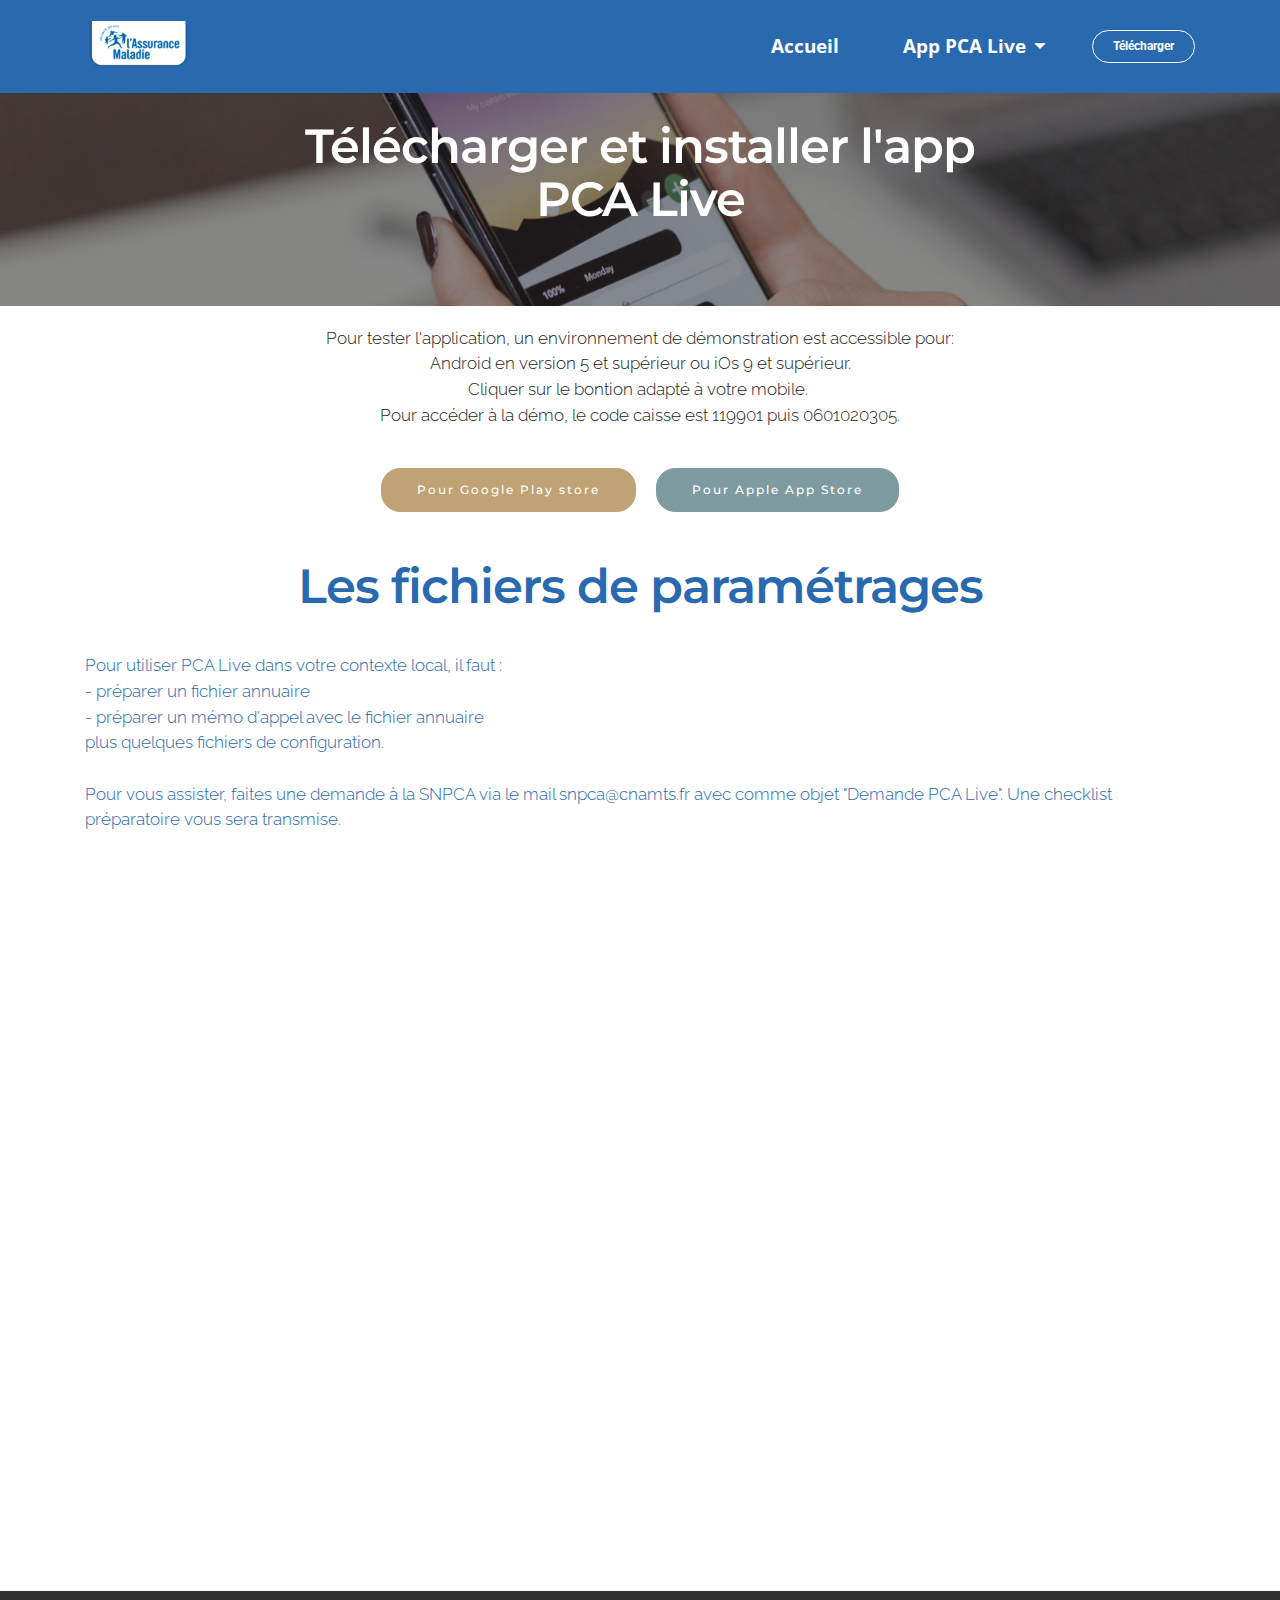
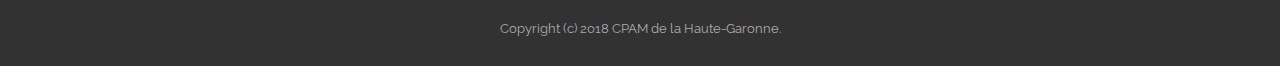
<file: page6.html>
<!DOCTYPE html>
<html >
<head>
  <!-- Site made with Mobirise Website Builder v4.9.1, https://mobirise.com -->
  <meta charset="UTF-8">
  <meta http-equiv="X-UA-Compatible" content="IE=edge">
  <meta name="generator" content="Mobirise v4.9.1, mobirise.com">
  <meta name="viewport" content="width=device-width, initial-scale=1, minimum-scale=1">
  <link rel="shortcut icon" href="assets/images/cnam-274x128.png" type="image/x-icon">
  <meta name="description" content="Web Site Creator Description">
  <title>Téléchargements</title>
  <link rel="stylesheet" href="https://fonts.googleapis.com/css?family=Montserrat:400,700">
  <link rel="stylesheet" href="https://fonts.googleapis.com/css?family=Raleway:100,100i,200,200i,300,300i,400,400i,500,500i,600,600i,700,700i,800,800i,900,900i">
  <link rel="stylesheet" href="https://fonts.googleapis.com/css?family=Lora:400,700,400italic,700italic&subset=latin">
  <link rel="stylesheet" href="assets/tether/tether.min.css">
  <link rel="stylesheet" href="assets/bootstrap/css/bootstrap.min.css">
  <link rel="stylesheet" href="assets/animate.css/animate.min.css">
  <link rel="stylesheet" href="assets/dropdown/css/style.css">
  <link rel="stylesheet" href="assets/theme/css/style.css">
  <link rel="stylesheet" href="assets/mobirise/css/mbr-additional.css" type="text/css">
  
  
  
</head>
<body>
  <section id="menu-d" data-rv-view="104">

    <nav class="navbar navbar-dropdown navbar-fixed-top">
        <div class="container">

            <div class="mbr-table">
                <div class="mbr-table-cell">

                    <div class="navbar-brand">
                        <a href="https://mobirise.com" class="navbar-logo"><img src="assets/images/cnam-274x128.png" alt="Mobirise"></a>
                        
                    </div>

                </div>
                <div class="mbr-table-cell">

                    <button class="navbar-toggler pull-xs-right hidden-md-up" type="button" data-toggle="collapse" data-target="#exCollapsingNavbar">
                        <div class="hamburger-icon"></div>
                    </button>

                    <ul class="nav-dropdown collapse pull-xs-right nav navbar-nav navbar-toggleable-sm" id="exCollapsingNavbar"><li class="nav-item"><a class="nav-link link" href="index.html">Accueil</a></li><li class="nav-item dropdown"><a class="nav-link link dropdown-toggle" href="page3.html" data-toggle="dropdown-submenu" aria-expanded="false">App PCA Live</a><div class="dropdown-menu"><a class="dropdown-item" href="page3.html" aria-expanded="false">Les fonctionnalités</a><a class="dropdown-item" href="https://h5p.org/node/263297" target="_blank">Guide utilisateur</a><a class="dropdown-item" href="page3.html#msg-box8-17" aria-expanded="false">Préparation</a></div></li><li class="nav-item nav-btn"><a class="nav-link btn btn-white btn-white-outline" href="page6.html">Télécharger</a></li></ul>
                    <button hidden="" class="navbar-toggler navbar-close" type="button" data-toggle="collapse" data-target="#exCollapsingNavbar">
                        <div class="close-icon"></div>
                    </button>

                </div>
            </div>

        </div>
    </nav>

</section>

<section class="engine"><a href="https://mobirise.info/t">amp template</a></section><section class="mbr-section article mbr-parallax-background mbr-after-navbar" id="msg-box8-11" data-rv-view="101" style="background-image: url(assets/images/mbr-1-1620x1080.jpg); padding-top: 120px; padding-bottom: 80px;">

    <div class="mbr-overlay" style="opacity: 0.5; background-color: rgb(34, 34, 34);">
    </div>
    <div class="container">
        <div class="row">
            <div class="col-md-8 col-md-offset-2 text-xs-center">
                <h3 class="mbr-section-title display-2">Télécharger et installer l'app PCA Live</h3>
                
                
            </div>
        </div>
    </div>

</section>

<section class="mbr-section article mbr-section__container" id="content1-12" data-rv-view="106" style="background-color: rgb(255, 255, 255); padding-top: 20px; padding-bottom: 20px;">

    <div class="container">
        <div class="row">
            <div class="col-xs-12 lead"><p>Pour tester l'application, un environnement de démonstration est accessible pour:</p><p> Android en version 5 et supérieur ou iOs 9 et supérieur.</p><p>Cliquer sur le bontion adapté à votre mobile.&nbsp;</p><p>Pour accéder à la démo, le code caisse est 119901 puis 0601020305.</p><p></p></div>
        </div>
    </div>

</section>

<section class="mbr-section mbr-section__container" id="buttons1-10" data-rv-view="108" style="background-color: rgb(255, 255, 255); padding-top: 20px; padding-bottom: 20px;">

    <div class="container">
        <div class="row">
            <div class="col-xs-12">
                <div class="text-xs-center"><a class="btn btn-primary" href="https://play.google.com/store/apps/details?id=fr.gouv.cpampca">Pour Google Play store</a> <a class="btn btn-info" href="https://itunes.apple.com/fr/app/cpam-pca-live/id1438130902?mt=8" target="_blank">Pour Apple App Store</a> </div>
            </div>
        </div>
    </div>

</section>

<section class="mbr-section mbr-section__container article" id="header3-15" data-rv-view="110" style="background-color: rgb(255, 255, 255); padding-top: 20px; padding-bottom: 20px;">
    <div class="container">
        <div class="row">
            <div class="col-xs-12">
                <h3 class="mbr-section-title display-2">Les fichiers de paramétrages</h3>
                
            </div>
        </div>
    </div>
</section>

<section class="mbr-section article mbr-section__container" id="content1-14" data-rv-view="112" style="background-color: rgb(255, 255, 255); padding-top: 20px; padding-bottom: 20px;">

    <div class="container">
        <div class="row">
            <div class="col-xs-12 lead"><p>Pour utiliser PCA Live dans votre contexte local, il faut :</p><p>- préparer un fichier annuaire</p><p>- préparer un mémo d'appel avec le fichier annuaire</p><p>plus quelques fichiers de configuration.</p><p><br></p><p>Pour vous assister, faites une demande à la SNPCA via le mail snpca@cnamts.fr avec comme objet "Demande PCA Live". Une checklist préparatoire vous sera transmise.&nbsp;</p></div>
        </div>
    </div>

</section>

<section class="mbr-section form1" id="form1-1b" data-rv-view="116" style="background-color: rgb(255, 255, 255); padding-top: 120px; padding-bottom: 120px;">
    
    <div class="mbr-section mbr-section__container mbr-section__container--middle">
        <div class="container">
            <div class="row">
                <div class="col-xs-12 text-xs-center">
                    <h3 class="mbr-section-title display-2">Formulaire de demande</h3>
                    <small class="mbr-section-subtitle">Merci de remplir ce formulaire en précisant votre organisme et le parc de smartphone</small>
                </div>
            </div>
        </div>
    </div>
    <div class="mbr-section mbr-section-nopadding">
        <div class="container">
            <div class="row">
                <div class="col-xs-12 col-lg-10 col-lg-offset-1" data-form-type="formoid">


                    <div data-form-alert="true">
                        <div hidden="" data-form-alert-success="true" class="alert alert-form alert-success text-xs-center">Meric ! Nous reviendrons rapidement vers vous</div>
                    </div>


                    <form action="https://mobirise.com/" method="post" data-form-title="Formulaire de demande">

                        <input type="hidden" value="6UorgKDCtINHP9slJ1Mw6QCaNwJvN2jNG7MDxKIUb7LDOErqAWbSw72Y8awOcYwOlv/NFBMCv+cerg+NqszPo/m3YOerS542WgsF9r9CsiKWRJsF8x+71T2t/2ThYfAH" data-form-email="true">

                        <div class="row row-sm-offset">

                            <div class="col-xs-12 col-md-4">
                                <div class="form-group">
                                    <label class="form-control-label" for="form1-1b-name">Nom<span class="form-asterisk">*</span></label>
                                    <input type="text" class="form-control" name="name" required="" data-form-field="Name" id="form1-1b-name">
                                </div>
                            </div>

                            <div class="col-xs-12 col-md-4">
                                <div class="form-group">
                                    <label class="form-control-label" for="form1-1b-email">Adresse Mail<span class="form-asterisk">*</span></label>
                                    <input type="email" class="form-control" name="email" required="" data-form-field="Email" id="form1-1b-email">
                                </div>
                            </div>

                            <div class="col-xs-12 col-md-4">
                                <div class="form-group">
                                    <label class="form-control-label" for="form1-1b-phone">Téléphone</label>
                                    <input type="tel" class="form-control" name="phone" data-form-field="Phone" id="form1-1b-phone">
                                </div>
                            </div>

                        </div>

                        <div class="form-group">
                            <label class="form-control-label" for="form1-1b-message">Demande PCA Live</label>
                            <textarea class="form-control" name="message" rows="7" data-form-field="Message" id="form1-1b-message"></textarea>
                        </div>

                        <div><button type="submit" class="btn btn-primary">ENVOYER MA DEMANDE</button></div>

                    </form>
                </div>
            </div>
        </div>
    </div>
</section>

<footer class="mbr-small-footer mbr-section mbr-section-nopadding" id="footer1-e" data-rv-view="114" style="background-color: rgb(50, 50, 50); padding-top: 1.75rem; padding-bottom: 1.75rem;">
    
    <div class="container text-xs-center">
        <p>Copyright (c) 2018 CPAM de la Haute-Garonne.</p>
    </div>
</footer>


  <script src="assets/web/assets/jquery/jquery.min.js"></script>
  <script src="assets/tether/tether.min.js"></script>
  <script src="assets/bootstrap/js/bootstrap.min.js"></script>
  <script src="assets/touch-swipe/jquery.touch-swipe.min.js"></script>
  <script src="assets/smooth-scroll/smooth-scroll.js"></script>
  <script src="assets/jarallax/jarallax.js"></script>
  <script src="assets/viewport-checker/jquery.viewportchecker.js"></script>
  <script src="assets/dropdown/js/script.min.js"></script>
  <script src="assets/theme/js/script.js"></script>
  <script src="assets/formoid/formoid.min.js"></script>
  
  
  <input name="animation" type="hidden">
  </body>
</html>
</file>
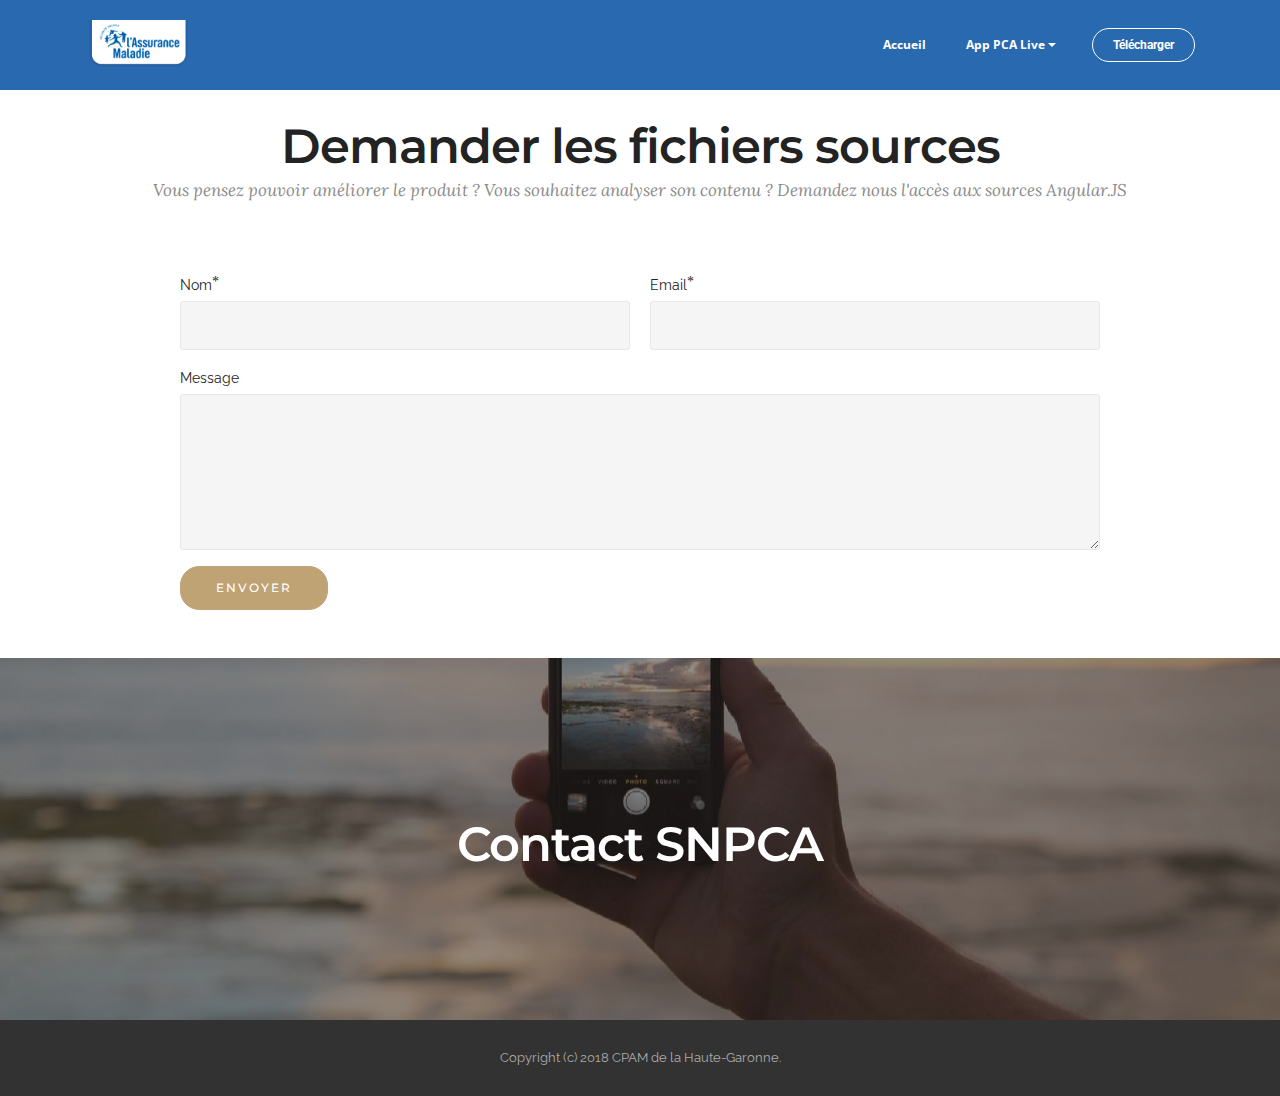
<file: sources.html>
<!DOCTYPE html>
<html >
<head>
  <!-- Site made with Mobirise Website Builder v4.9.1, https://mobirise.com -->
  <meta charset="UTF-8">
  <meta http-equiv="X-UA-Compatible" content="IE=edge">
  <meta name="generator" content="Mobirise v4.9.1, mobirise.com">
  <meta name="viewport" content="width=device-width, initial-scale=1, minimum-scale=1">
  <link rel="shortcut icon" href="assets/images/cnam-274x128.png" type="image/x-icon">
  <meta name="description" content="Formulaire de demande">
  <title>Avoir accès aux sources</title>
  <link rel="stylesheet" href="https://fonts.googleapis.com/css?family=Montserrat:400,700">
  <link rel="stylesheet" href="https://fonts.googleapis.com/css?family=Raleway:100,100i,200,200i,300,300i,400,400i,500,500i,600,600i,700,700i,800,800i,900,900i">
  <link rel="stylesheet" href="https://fonts.googleapis.com/css?family=Lora:400,700,400italic,700italic&subset=latin">
  <link rel="stylesheet" href="assets/tether/tether.min.css">
  <link rel="stylesheet" href="assets/bootstrap/css/bootstrap.min.css">
  <link rel="stylesheet" href="assets/animate.css/animate.min.css">
  <link rel="stylesheet" href="assets/dropdown/css/style.css">
  <link rel="stylesheet" href="assets/theme/css/style.css">
  <link rel="stylesheet" href="assets/mobirise/css/mbr-additional.css" type="text/css">
  
  
  
</head>
<body>
  <section id="menu-4" data-rv-view="94">

    <nav class="navbar navbar-dropdown navbar-fixed-top">
        <div class="container">

            <div class="mbr-table">
                <div class="mbr-table-cell">

                    <div class="navbar-brand">
                        <a href="https://mobirise.com" class="navbar-logo"><img src="assets/images/cnam-274x128.png" alt="Mobirise"></a>
                        
                    </div>

                </div>
                <div class="mbr-table-cell">

                    <button class="navbar-toggler pull-xs-right hidden-md-up" type="button" data-toggle="collapse" data-target="#exCollapsingNavbar">
                        <div class="hamburger-icon"></div>
                    </button>

                    <ul class="nav-dropdown collapse pull-xs-right nav navbar-nav navbar-toggleable-sm" id="exCollapsingNavbar"><li class="nav-item"><a class="nav-link link" href="index.html">Accueil</a></li><li class="nav-item dropdown"><a class="nav-link link dropdown-toggle" href="page3.html" data-toggle="dropdown-submenu" aria-expanded="false">App PCA Live</a><div class="dropdown-menu"><a class="dropdown-item" href="page3.html" aria-expanded="false">Les fonctionnalités</a><a class="dropdown-item" href="https://h5p.org/node/263297" target="_blank">Guide utilisateur</a><a class="dropdown-item" href="page3.html#msg-box8-17" aria-expanded="false">Préparation</a></div></li><li class="nav-item nav-btn"><a class="nav-link btn btn-white btn-white-outline" href="page6.html">Télécharger</a></li></ul>
                    <button hidden="" class="navbar-toggler navbar-close" type="button" data-toggle="collapse" data-target="#exCollapsingNavbar">
                        <div class="close-icon"></div>
                    </button>

                </div>
            </div>

        </div>
    </nav>

</section>

<section class="engine"><a href="https://mobirise.info/u">bootstrap html templates</a></section><section class="mbr-section form1 mbr-after-navbar" id="form1-16" data-rv-view="85" style="background-color: rgb(255, 255, 255); padding-top: 120px; padding-bottom: 40px;">
    
    <div class="mbr-section mbr-section__container mbr-section__container--middle">
        <div class="container">
            <div class="row">
                <div class="col-xs-12 text-xs-center">
                    <h3 class="mbr-section-title display-2">Demander les fichiers sources</h3>
                    <small class="mbr-section-subtitle">Vous pensez pouvoir améliorer le produit ? Vous souhaitez analyser son contenu ? Demandez nous l'accès aux sources Angular.JS</small>
                </div>
            </div>
        </div>
    </div>
    <div class="mbr-section mbr-section-nopadding">
        <div class="container">
            <div class="row">
                <div class="col-xs-12 col-lg-10 col-lg-offset-1" data-form-type="formoid">


                    <div data-form-alert="true">
                        <div hidden="" data-form-alert-success="true" class="alert alert-form alert-success text-xs-center">Nous reviendrons vers vous rapidement !</div>
                    </div>


                    <form action="https://mobirise.com/" method="post" data-form-title="Demander les fichiers sources">

                        <input type="hidden" value="nME6kzAiMo4zDt6fFUo4/enKc3gQ6tZHTRGAftmdzeLlej770PU+8se/Tw2PxAFAQPE99AplvQuNadFCxTutOtjxTrne3ijkmE9Wmm+1AhNrXBkssaYT5tfkS6aOtR2i" data-form-email="true">

                        <div class="row row-sm-offset">

                            <div class="col-xs-12 col-md-6">
                                <div class="form-group">
                                    <label class="form-control-label" for="form1-16-name">Nom<span class="form-asterisk">*</span></label>
                                    <input type="text" class="form-control" name="name" required="" data-form-field="Name" id="form1-16-name">
                                </div>
                            </div>

                            <div class="col-xs-12 col-md-6">
                                <div class="form-group">
                                    <label class="form-control-label" for="form1-16-email">Email<span class="form-asterisk">*</span></label>
                                    <input type="email" class="form-control" name="email" required="" data-form-field="Email" id="form1-16-email">
                                </div>
                            </div>

                            

                        </div>

                        <div class="form-group">
                            <label class="form-control-label" for="form1-16-message">Message</label>
                            <textarea class="form-control" name="message" rows="7" data-form-field="Message" id="form1-16-message"></textarea>
                        </div>

                        <div><button type="submit" class="btn btn-primary">ENVOYER</button></div>

                    </form>
                </div>
            </div>
        </div>
    </div>
</section>

<section class="mbr-section article mbr-parallax-background" id="msg-box8-6" data-rv-view="98" style="background-image: url(assets/images/mbr-2000x1333.jpg); padding-top: 160px; padding-bottom: 80px;">

    <div class="mbr-overlay" style="opacity: 0.5; background-color: rgb(34, 34, 34);">
    </div>
    <div class="container">
        <div class="row">
            <div class="col-md-8 col-md-offset-2 text-xs-center">
                <h3 class="mbr-section-title display-2">Contact SNPCA</h3>
                <div class="lead"><h2>Appeler le 0 811 10 14 33 puis *</h2></div>
                
            </div>
        </div>
    </div>

</section>

<footer class="mbr-small-footer mbr-section mbr-section-nopadding" id="footer1-5" data-rv-view="96" style="background-color: rgb(50, 50, 50); padding-top: 1.75rem; padding-bottom: 1.75rem;">
    
    <div class="container text-xs-center">
        <p>Copyright (c) 2018 CPAM de la Haute-Garonne.</p>
    </div>
</footer>


  <script src="assets/web/assets/jquery/jquery.min.js"></script>
  <script src="assets/tether/tether.min.js"></script>
  <script src="assets/bootstrap/js/bootstrap.min.js"></script>
  <script src="assets/jarallax/jarallax.js"></script>
  <script src="assets/smooth-scroll/smooth-scroll.js"></script>
  <script src="assets/viewport-checker/jquery.viewportchecker.js"></script>
  <script src="assets/dropdown/js/script.min.js"></script>
  <script src="assets/touch-swipe/jquery.touch-swipe.min.js"></script>
  <script src="assets/theme/js/script.js"></script>
  <script src="assets/formoid/formoid.min.js"></script>
  
  
  <input name="animation" type="hidden">
  </body>
</html>
</file>
<file: assets/et-line-font-plugin/style.css>
@font-face {
	font-family: 'et-line';
	src:url('fonts/et-line.eot');
	src:url('fonts/et-line.eot?#iefix') format('embedded-opentype'),
		url('fonts/et-line.woff') format('woff'),
		url('fonts/et-line.ttf') format('truetype'),
		url('fonts/et-line.svg#et-line') format('svg');
	font-weight: normal;
	font-style: normal;
}

/* Use the following CSS code if you want to use data attributes for inserting your icons */
.etl-icon, [data-icon]:before {
	font-family: 'et-line';
	content: attr(data-icon);
	speak: none;
	font-weight: normal;
	font-variant: normal;
	text-transform: none;
	line-height: 1;
	-webkit-font-smoothing: antialiased;
	-moz-osx-font-smoothing: grayscale;
	display:inline-block;
}

/* Use the following CSS code if you want to have a class per icon */
/*
Instead of a list of all class selectors,
you can use the generic selector below, but it's slower:
[class*="icon-"] {
*/
.icon-mobile, .icon-laptop, .icon-desktop, .icon-tablet, .icon-phone, .icon-document, .icon-documents, .icon-search, .icon-clipboard, .icon-newspaper, .icon-notebook, .icon-book-open, .icon-browser, .icon-calendar, .icon-presentation, .icon-picture, .icon-pictures, .icon-video, .icon-camera, .icon-printer, .icon-toolbox, .icon-briefcase, .icon-wallet, .icon-gift, .icon-bargraph, .icon-grid, .icon-expand, .icon-focus, .icon-edit, .icon-adjustments, .icon-ribbon, .icon-hourglass, .icon-lock, .icon-megaphone, .icon-shield, .icon-trophy, .icon-flag, .icon-map, .icon-puzzle, .icon-basket, .icon-envelope, .icon-streetsign, .icon-telescope, .icon-gears, .icon-key, .icon-paperclip, .icon-attachment, .icon-pricetags, .icon-lightbulb, .icon-layers, .icon-pencil, .icon-tools, .icon-tools-2, .icon-scissors, .icon-paintbrush, .icon-magnifying-glass, .icon-circle-compass, .icon-linegraph, .icon-mic, .icon-strategy, .icon-beaker, .icon-caution, .icon-recycle, .icon-anchor, .icon-profile-male, .icon-profile-female, .icon-bike, .icon-wine, .icon-hotairballoon, .icon-globe, .icon-genius, .icon-map-pin, .icon-dial, .icon-chat, .icon-heart, .icon-cloud, .icon-upload, .icon-download, .icon-target, .icon-hazardous, .icon-piechart, .icon-speedometer, .icon-global, .icon-compass, .icon-lifesaver, .icon-clock, .icon-aperture, .icon-quote, .icon-scope, .icon-alarmclock, .icon-refresh, .icon-happy, .icon-sad, .icon-facebook, .icon-twitter, .icon-googleplus, .icon-rss, .icon-tumblr, .icon-linkedin, .icon-dribbble {
	font-family: 'et-line';
	speak: none;
	font-style: normal;
	font-weight: normal;
	font-variant: normal;
	text-transform: none;
	line-height: 1;
	-webkit-font-smoothing: antialiased;
	-moz-osx-font-smoothing: grayscale;
	display:inline-block;
}
.icon-mobile:before {
	content: "\e000";
}
.icon-laptop:before {
	content: "\e001";
}
.icon-desktop:before {
	content: "\e002";
}
.icon-tablet:before {
	content: "\e003";
}
.icon-phone:before {
	content: "\e004";
}
.icon-document:before {
	content: "\e005";
}
.icon-documents:before {
	content: "\e006";
}
.icon-search:before {
	content: "\e007";
}
.icon-clipboard:before {
	content: "\e008";
}
.icon-newspaper:before {
	content: "\e009";
}
.icon-notebook:before {
	content: "\e00a";
}
.icon-book-open:before {
	content: "\e00b";
}
.icon-browser:before {
	content: "\e00c";
}
.icon-calendar:before {
	content: "\e00d";
}
.icon-presentation:before {
	content: "\e00e";
}
.icon-picture:before {
	content: "\e00f";
}
.icon-pictures:before {
	content: "\e010";
}
.icon-video:before {
	content: "\e011";
}
.icon-camera:before {
	content: "\e012";
}
.icon-printer:before {
	content: "\e013";
}
.icon-toolbox:before {
	content: "\e014";
}
.icon-briefcase:before {
	content: "\e015";
}
.icon-wallet:before {
	content: "\e016";
}
.icon-gift:before {
	content: "\e017";
}
.icon-bargraph:before {
	content: "\e018";
}
.icon-grid:before {
	content: "\e019";
}
.icon-expand:before {
	content: "\e01a";
}
.icon-focus:before {
	content: "\e01b";
}
.icon-edit:before {
	content: "\e01c";
}
.icon-adjustments:before {
	content: "\e01d";
}
.icon-ribbon:before {
	content: "\e01e";
}
.icon-hourglass:before {
	content: "\e01f";
}
.icon-lock:before {
	content: "\e020";
}
.icon-megaphone:before {
	content: "\e021";
}
.icon-shield:before {
	content: "\e022";
}
.icon-trophy:before {
	content: "\e023";
}
.icon-flag:before {
	content: "\e024";
}
.icon-map:before {
	content: "\e025";
}
.icon-puzzle:before {
	content: "\e026";
}
.icon-basket:before {
	content: "\e027";
}
.icon-envelope:before {
	content: "\e028";
}
.icon-streetsign:before {
	content: "\e029";
}
.icon-telescope:before {
	content: "\e02a";
}
.icon-gears:before {
	content: "\e02b";
}
.icon-key:before {
	content: "\e02c";
}
.icon-paperclip:before {
	content: "\e02d";
}
.icon-attachment:before {
	content: "\e02e";
}
.icon-pricetags:before {
	content: "\e02f";
}
.icon-lightbulb:before {
	content: "\e030";
}
.icon-layers:before {
	content: "\e031";
}
.icon-pencil:before {
	content: "\e032";
}
.icon-tools:before {
	content: "\e033";
}
.icon-tools-2:before {
	content: "\e034";
}
.icon-scissors:before {
	content: "\e035";
}
.icon-paintbrush:before {
	content: "\e036";
}
.icon-magnifying-glass:before {
	content: "\e037";
}
.icon-circle-compass:before {
	content: "\e038";
}
.icon-linegraph:before {
	content: "\e039";
}
.icon-mic:before {
	content: "\e03a";
}
.icon-strategy:before {
	content: "\e03b";
}
.icon-beaker:before {
	content: "\e03c";
}
.icon-caution:before {
	content: "\e03d";
}
.icon-recycle:before {
	content: "\e03e";
}
.icon-anchor:before {
	content: "\e03f";
}
.icon-profile-male:before {
	content: "\e040";
}
.icon-profile-female:before {
	content: "\e041";
}
.icon-bike:before {
	content: "\e042";
}
.icon-wine:before {
	content: "\e043";
}
.icon-hotairballoon:before {
	content: "\e044";
}
.icon-globe:before {
	content: "\e045";
}
.icon-genius:before {
	content: "\e046";
}
.icon-map-pin:before {
	content: "\e047";
}
.icon-dial:before {
	content: "\e048";
}
.icon-chat:before {
	content: "\e049";
}
.icon-heart:before {
	content: "\e04a";
}
.icon-cloud:before {
	content: "\e04b";
}
.icon-upload:before {
	content: "\e04c";
}
.icon-download:before {
	content: "\e04d";
}
.icon-target:before {
	content: "\e04e";
}
.icon-hazardous:before {
	content: "\e04f";
}
.icon-piechart:before {
	content: "\e050";
}
.icon-speedometer:before {
	content: "\e051";
}
.icon-global:before {
	content: "\e052";
}
.icon-compass:before {
	content: "\e053";
}
.icon-lifesaver:before {
	content: "\e054";
}
.icon-clock:before {
	content: "\e055";
}
.icon-aperture:before {
	content: "\e056";
}
.icon-quote:before {
	content: "\e057";
}
.icon-scope:before {
	content: "\e058";
}
.icon-alarmclock:before {
	content: "\e059";
}
.icon-refresh:before {
	content: "\e05a";
}
.icon-happy:before {
	content: "\e05b";
}
.icon-sad:before {
	content: "\e05c";
}
.icon-facebook:before {
	content: "\e05d";
}
.icon-twitter:before {
	content: "\e05e";
}
.icon-googleplus:before {
	content: "\e05f";
}
.icon-rss:before {
	content: "\e060";
}
.icon-tumblr:before {
	content: "\e061";
}
.icon-linkedin:before {
	content: "\e062";
}
.icon-dribbble:before {
	content: "\e063";
}
</file>
<file: assets/web/assets/mobirise-icons/mobirise-icons.css>
@font-face {
  font-family: 'MobiriseIcons';
  src:  url('mobirise-icons.eot?spat4u');
  src:  url('mobirise-icons.eot?spat4u#iefix') format('embedded-opentype'),
    url('mobirise-icons.ttf?spat4u') format('truetype'),
    url('mobirise-icons.woff?spat4u') format('woff'),
    url('mobirise-icons.svg?spat4u#MobiriseIcons') format('svg');
  font-weight: normal;
  font-style: normal;
}

[class^="mbri-"], [class*=" mbri-"] {
  /* use !important to prevent issues with browser extensions that change fonts */
  font-family: MobiriseIcons !important;
  speak: none;
  font-style: normal;
  font-weight: normal;
  font-variant: normal;
  text-transform: none;
  line-height: 1;

  /* Better Font Rendering =========== */
  -webkit-font-smoothing: antialiased;
  -moz-osx-font-smoothing: grayscale;
}

.mbri-add-submenu:before {
  content: "\e900";
}
.mbri-alert:before {
  content: "\e901";
}
.mbri-align-center:before {
  content: "\e902";
}
.mbri-align-justify:before {
  content: "\e903";
}
.mbri-align-left:before {
  content: "\e904";
}
.mbri-align-right:before {
  content: "\e905";
}
.mbri-android:before {
  content: "\e906";
}
.mbri-apple:before {
  content: "\e907";
}
.mbri-arrow-down:before {
  content: "\e908";
}
.mbri-arrow-next:before {
  content: "\e909";
}
.mbri-arrow-prev:before {
  content: "\e90a";
}
.mbri-arrow-up:before {
  content: "\e90b";
}
.mbri-bold:before {
  content: "\e90c";
}
.mbri-bookmark:before {
  content: "\e90d";
}
.mbri-bootstrap:before {
  content: "\e90e";
}
.mbri-briefcase:before {
  content: "\e90f";
}
.mbri-browse:before {
  content: "\e910";
}
.mbri-bulleted-list:before {
  content: "\e911";
}
.mbri-calendar:before {
  content: "\e912";
}
.mbri-camera:before {
  content: "\e913";
}
.mbri-cart-add:before {
  content: "\e914";
}
.mbri-cart-full:before {
  content: "\e915";
}
.mbri-cash:before {
  content: "\e916";
}
.mbri-change-style:before {
  content: "\e917";
}
.mbri-chat:before {
  content: "\e918";
}
.mbri-clock:before {
  content: "\e919";
}
.mbri-close:before {
  content: "\e91a";
}
.mbri-cloud:before {
  content: "\e91b";
}
.mbri-code:before {
  content: "\e91c";
}
.mbri-contact-form:before {
  content: "\e91d";
}
.mbri-credit-card:before {
  content: "\e91e";
}
.mbri-cursor-click:before {
  content: "\e91f";
}
.mbri-cust-feedback:before {
  content: "\e920";
}
.mbri-database:before {
  content: "\e921";
}
.mbri-delivery:before {
  content: "\e922";
}
.mbri-desktop:before {
  content: "\e923";
}
.mbri-devices:before {
  content: "\e924";
}
.mbri-down:before {
  content: "\e925";
}
.mbri-download:before {
  content: "\e989";
}
.mbri-drag-n-drop:before {
  content: "\e927";
}
.mbri-drag-n-drop2:before {
  content: "\e928";
}
.mbri-edit:before {
  content: "\e929";
}
.mbri-edit2:before {
  content: "\e92a";
}
.mbri-error:before {
  content: "\e92b";
}
.mbri-extension:before {
  content: "\e92c";
}
.mbri-features:before {
  content: "\e92d";
}
.mbri-file:before {
  content: "\e92e";
}
.mbri-flag:before {
  content: "\e92f";
}
.mbri-folder:before {
  content: "\e930";
}
.mbri-gift:before {
  content: "\e931";
}
.mbri-github:before {
  content: "\e932";
}
.mbri-globe:before {
  content: "\e933";
}
.mbri-globe-2:before {
  content: "\e934";
}
.mbri-growing-chart:before {
  content: "\e935";
}
.mbri-hearth:before {
  content: "\e936";
}
.mbri-help:before {
  content: "\e937";
}
.mbri-home:before {
  content: "\e938";
}
.mbri-hot-cup:before {
  content: "\e939";
}
.mbri-idea:before {
  content: "\e93a";
}
.mbri-image-gallery:before {
  content: "\e93b";
}
.mbri-image-slider:before {
  content: "\e93c";
}
.mbri-info:before {
  content: "\e93d";
}
.mbri-italic:before {
  content: "\e93e";
}
.mbri-key:before {
  content: "\e93f";
}
.mbri-laptop:before {
  content: "\e940";
}
.mbri-layers:before {
  content: "\e941";
}
.mbri-left-right:before {
  content: "\e942";
}
.mbri-left:before {
  content: "\e943";
}
.mbri-letter:before {
  content: "\e944";
}
.mbri-like:before {
  content: "\e945";
}
.mbri-link:before {
  content: "\e946";
}
.mbri-lock:before {
  content: "\e947";
}
.mbri-login:before {
  content: "\e948";
}
.mbri-logout:before {
  content: "\e949";
}
.mbri-magic-stick:before {
  content: "\e94a";
}
.mbri-map-pin:before {
  content: "\e94b";
}
.mbri-menu:before {
  content: "\e94c";
}
.mbri-mobile:before {
  content: "\e94d";
}
.mbri-mobile2:before {
  content: "\e94e";
}
.mbri-mobirise:before {
  content: "\e94f";
}
.mbri-more-horizontal:before {
  content: "\e950";
}
.mbri-more-vertical:before {
  content: "\e951";
}
.mbri-music:before {
  content: "\e952";
}
.mbri-new-file:before {
  content: "\e953";
}
.mbri-numbered-list:before {
  content: "\e954";
}
.mbri-opened-folder:before {
  content: "\e955";
}
.mbri-pages:before {
  content: "\e956";
}
.mbri-paper-plane:before {
  content: "\e957";
}
.mbri-paperclip:before {
  content: "\e958";
}
.mbri-photo:before {
  content: "\e959";
}
.mbri-photos:before {
  content: "\e95a";
}
.mbri-pin:before {
  content: "\e95b";
}
.mbri-play:before {
  content: "\e95c";
}
.mbri-plus:before {
  content: "\e95d";
}
.mbri-preview:before {
  content: "\e95e";
}
.mbri-print:before {
  content: "\e95f";
}
.mbri-protect:before {
  content: "\e960";
}
.mbri-question:before {
  content: "\e961";
}
.mbri-quote-left:before {
  content: "\e962";
}
.mbri-quote-right:before {
  content: "\e963";
}
.mbri-refresh:before {
  content: "\e964";
}
.mbri-responsive:before {
  content: "\e965";
}
.mbri-right:before {
  content: "\e966";
}
.mbri-rocket:before {
  content: "\e967";
}
.mbri-sad-face:before {
  content: "\e968";
}
.mbri-sale:before {
  content: "\e969";
}
.mbri-save:before {
  content: "\e96a";
}
.mbri-search:before {
  content: "\e96b";
}
.mbri-setting:before {
  content: "\e96c";
}
.mbri-setting2:before {
  content: "\e96d";
}
.mbri-setting3:before {
  content: "\e96e";
}
.mbri-share:before {
  content: "\e96f";
}
.mbri-shopping-bag:before {
  content: "\e970";
}
.mbri-shopping-basket:before {
  content: "\e971";
}
.mbri-shopping-cart:before {
  content: "\e972";
}
.mbri-sites:before {
  content: "\e973";
}
.mbri-smile-face:before {
  content: "\e974";
}
.mbri-speed:before {
  content: "\e975";
}
.mbri-star:before {
  content: "\e976";
}
.mbri-success:before {
  content: "\e977";
}
.mbri-sun:before {
  content: "\e978";
}
.mbri-sun2:before {
  content: "\e979";
}
.mbri-tablet:before {
  content: "\e97a";
}
.mbri-tablet-vertical:before {
  content: "\e97b";
}
.mbri-target:before {
  content: "\e97c";
}
.mbri-timer:before {
  content: "\e97d";
}
.mbri-to-ftp:before {
  content: "\e97e";
}
.mbri-to-local-drive:before {
  content: "\e97f";
}
.mbri-touch-swipe:before {
  content: "\e980";
}
.mbri-touch:before {
  content: "\e981";
}
.mbri-trash:before {
  content: "\e982";
}
.mbri-underline:before {
  content: "\e983";
}
.mbri-unlink:before {
  content: "\e984";
}
.mbri-unlock:before {
  content: "\e985";
}
.mbri-up-down:before {
  content: "\e986";
}
.mbri-up:before {
  content: "\e987";
}
.mbri-update:before {
  content: "\e988";
}
.mbri-upload:before {
 content: "\e926"; 
}
.mbri-user:before {
  content: "\e98a";
}
.mbri-user2:before {
  content: "\e98b";
}
.mbri-users:before {
  content: "\e98c";
}
.mbri-video:before {
  content: "\e98d";
}
.mbri-video-play:before {
  content: "\e98e";
}
.mbri-watch:before {
  content: "\e98f";
}
.mbri-website-theme:before {
  content: "\e990";
}
.mbri-wifi:before {
  content: "\e991";
}
.mbri-windows:before {
  content: "\e992";
}
.mbri-zoom-out:before {
  content: "\e993";
}
.mbri-redo:before {
  content: "\e994";
}
.mbri-undo:before {
  content: "\e995";
}
</file>
<file: assets/dropdown/css/style.css>
.navbar-dropdown {
  left: 0;
  padding: 0;
  position: absolute;
  right: 0;
  top: 0;
  transition: all 0.45s ease;
  z-index: 1030; }
  .navbar-dropdown .navbar-brand {
    float: none;
    font-size: 0;
    padding: 1.25rem 0;
    position: relative;
    transition: padding 0.25s ease;
    white-space: nowrap; }
    .navbar-dropdown .navbar-brand::before {
      content: "";
      display: inline-block;
      height: 100%;
      vertical-align: middle; }
  .navbar-dropdown .navbar-logo,
  .navbar-dropdown .navbar-caption {
    display: inline-block;
    vertical-align: middle; }
  .navbar-dropdown .navbar-logo {
    margin-right: 0.8rem;
    transition: margin 0.3s ease-in-out; }
    .navbar-dropdown .navbar-logo img {
      height: 3.125rem;
      transition: all 0.3s ease-in-out; }
  .navbar-dropdown .mbr-table-cell {
    height: 5.625rem; }
  .navbar-dropdown .navbar-caption {
    font-family: "Montserrat";
    font-size: 1rem;
    font-weight: 700;
    white-space: normal; }
    .navbar-dropdown .navbar-caption, .navbar-dropdown .navbar-caption:hover {
      color: inherit;
      text-decoration: none; }
  .navbar-dropdown.navbar-fixed-top {
    position: fixed; }
  .navbar-dropdown.bg-color.transparent {
    background: none !important; }
  .navbar-dropdown.navbar-short .navbar-brand {
    padding: 0.625rem 0; }
  .navbar-dropdown.navbar-short .navbar-logo {
    margin-right: 0.5rem; }
    .navbar-dropdown.navbar-short .navbar-logo img {
      height: 2.375rem; }
  .navbar-dropdown.navbar-short .mbr-table-cell {
    height: 3.625rem; }
  .navbar-dropdown .navbar-close {
    left: 0.6875rem;
    position: fixed;
    top: 0.75rem;
    z-index: 1000; }
  .navbar-dropdown.opened {
    background: none !important; }
    .navbar-dropdown.opened .navbar-brand,
    .navbar-dropdown.opened .navbar-toggler {
      display: none; }
  .navbar-dropdown .hamburger-icon {
    content: "";
    width: 16px;
    -webkit-box-shadow: 0 -6px 0 1px,0 0 0 1px,0 6px 0 1px;
    -moz-box-shadow: 0 -6px 0 1px,0 0 0 1px,0 6px 0 1px;
    box-shadow: 0 -6px 0 1px,0 0 0 1px,0 6px 0 1px; }
  .navbar-dropdown .close-icon {
    position: relative;
    width: 21px;
    height: 21px;
    overflow: hidden; }
    .navbar-dropdown .close-icon::before, .navbar-dropdown .close-icon::after {
      content: '';
      position: absolute;
      height: 2px;
      width: 100%;
      top: 50%;
      left: 0;
      margin-top: -1px; }
    .navbar-dropdown .close-icon::before {
      transform: rotate(45deg);
      -ms-transform: rotate(45deg);
      -webkit-transform: rotate(45deg); }
    .navbar-dropdown .close-icon::after {
      transform: rotate(-45deg);
      -ms-transform: rotate(-45deg);
      -webkit-transform: rotate(-45deg); }

.dropdown-menu .dropdown-toggle[data-toggle="dropdown-submenu"]::after {
  border-bottom: 0.35em solid transparent;
  border-left: 0.35em solid;
  border-right: 0;
  border-top: 0.35em solid transparent;
  margin-left: 0.3rem; }

.dropdown-menu .dropdown-item:focus {
  outline: 0; }

.nav-dropdown {
  display: table !important;
  font-family: "Montserrat";
  font-size: 0.75rem;
  font-weight: 700;
  height: auto !important; }
  .nav-dropdown .nav-item {
    display: table-cell;
    float: none;
    vertical-align: middle; }
  .nav-dropdown .nav-btn {
    padding-left: 1rem; }
  .nav-dropdown .link {
    margin: 1.667em;
    padding: 0;
    transition: color .2s ease-in-out; }
    .nav-dropdown .link.dropdown-toggle {
      margin-right: 2.583em; }
      .nav-dropdown .link.dropdown-toggle::after {
        margin-left: .25rem;
        border-top: 0.35em solid;
        border-right: 0.35em solid transparent;
        border-left: 0.35em solid transparent;
        border-bottom: 0; }
      .nav-dropdown .link.dropdown-toggle::after {
        display: block;
        margin-top: -0.1667em;
        position: absolute;
        right: 1.3333em;
        top: 50%; }
      .nav-dropdown .link.dropdown-toggle[aria-expanded="true"] {
        margin: 0;
        padding: 1.667em 2.583em 1.667em 1.667em; }
  .nav-dropdown .link::after,
  .nav-dropdown .dropdown-item::after {
    color: inherit; }
  .nav-dropdown .btn {
    font-size: 0.75rem;
    font-weight: 700;
    letter-spacing: 0;
    margin-bottom: 0;
    padding-left: 1.25rem;
    padding-right: 1.25rem; }
  .nav-dropdown .dropdown-menu {
    border-radius: 0;
    border: 0;
    left: 0;
    margin: 0;
    padding-bottom: 1.25rem;
    padding-top: 1.25rem; }
  .nav-dropdown .dropdown-submenu {
    left: 100%;
    margin-left: 0.125rem;
    margin-top: -1.25rem;
    top: 0; }
  .nav-dropdown .dropdown-item {
    font-size: 0.8125rem;
    font-weight: 500;
    line-height: 2;
    padding: 0.3846em 4.615em 0.3846em 1.5385em;
    position: relative;
    transition: color .2s ease-in-out, background-color .2s ease-in-out; }
    .nav-dropdown .dropdown-item::after {
      margin-top: -0.3077em;
      position: absolute;
      right: 1.1538em;
      top: 50%; }
    .nav-dropdown .dropdown-item:focus, .nav-dropdown .dropdown-item:hover {
      background: none; }

@media (max-width: 767px) {
  .nav-dropdown.navbar-toggleable-sm {
    bottom: 0;
    display: none;
    left: 0;
    overflow-x: hidden;
    position: fixed;
    top: 0;
    transform: translateX(-100%);
    -ms-transform: translateX(-100%);
    -webkit-transform: translateX(-100%);
    width: 18.75rem;
    z-index: 999; } }
.nav-dropdown.navbar-toggleable-xl {
  bottom: 0;
  display: none;
  left: 0;
  overflow-x: hidden;
  position: fixed;
  top: 0;
  transform: translateX(-100%);
  -ms-transform: translateX(-100%);
  -webkit-transform: translateX(-100%);
  width: 18.75rem;
  z-index: 999; }

.nav-dropdown-sm {
  display: block !important;
  overflow-x: hidden;
  overflow: auto;
  padding-top: 3.875rem; }
  .nav-dropdown-sm::after {
    content: "";
    display: block;
    height: 3rem;
    width: 100%; }
  .nav-dropdown-sm.collapse.in ~ .navbar-close {
    display: block !important; }
  .nav-dropdown-sm.collapsing, .nav-dropdown-sm.collapse.in {
    transform: translateX(0);
    -ms-transform: translateX(0);
    -webkit-transform: translateX(0);
    transition: all 0.25s ease-out;
    -webkit-transition: all 0.25s ease-out; }
  .nav-dropdown-sm.collapsing[aria-expanded="false"] {
    transform: translateX(-100%);
    -ms-transform: translateX(-100%);
    -webkit-transform: translateX(-100%); }
  .nav-dropdown-sm .nav-item {
    display: block;
    margin-left: 0 !important;
    padding-left: 0; }
  .nav-dropdown-sm .link,
  .nav-dropdown-sm .dropdown-item {
    border-top: 1px dotted rgba(255, 255, 255, 0.1);
    font-size: 0.8125rem;
    line-height: 1.6;
    margin: 0 !important;
    padding: 0.875rem 2.4rem 0.875rem 1.5625rem !important;
    position: relative;
    white-space: normal; }
    .nav-dropdown-sm .link:focus, .nav-dropdown-sm .link:hover,
    .nav-dropdown-sm .dropdown-item:focus,
    .nav-dropdown-sm .dropdown-item:hover {
      background: rgba(0, 0, 0, 0.2) !important; }
  .nav-dropdown-sm .nav-btn {
    position: relative;
    padding: 1.5625rem 1.5625rem 0 1.5625rem; }
    .nav-dropdown-sm .nav-btn::before {
      border-top: 1px dotted rgba(255, 255, 255, 0.1);
      content: "";
      left: 0;
      position: absolute;
      top: 0;
      width: 100%; }
    .nav-dropdown-sm .nav-btn + .nav-btn {
      padding-top: 0.625rem; }
      .nav-dropdown-sm .nav-btn + .nav-btn::before {
        display: none; }
  .nav-dropdown-sm .btn {
    padding: 0.625rem 0; }
  .nav-dropdown-sm .dropdown-toggle::after {
    position: absolute;
    right: 1.25rem;
    top: 50%;
    margin-top: -0.154em; }
  .nav-dropdown-sm .dropdown-toggle[data-toggle="dropdown-submenu"]::after {
    margin-left: .25rem;
    border-top: 0.35em solid;
    border-right: 0.35em solid transparent;
    border-left: 0.35em solid transparent;
    border-bottom: 0; }
  .nav-dropdown-sm .dropdown-toggle[data-toggle="dropdown-submenu"][aria-expanded="true"]::after {
    border-top: 0;
    border-right: 0.35em solid transparent;
    border-left: 0.35em solid transparent;
    border-bottom: 0.35em solid; }
  .nav-dropdown-sm .dropdown-menu {
    margin: 0;
    padding: 0;
    position: relative;
    top: 0;
    left: 0;
    width: 100%;
    border: 0;
    float: none;
    border-radius: 0;
    background: none; }

.is-builder .nav-dropdown.collapsing {
  transition: none !important; }

/*# sourceMappingURL=style.css.map */
</file>
<file: assets/mobirise/css/mbr-additional.css>
@import url(https://fonts.googleapis.com/css?family=Open+Sans:400,300,700);
@import url(https://fonts.googleapis.com/css?family=Montserrat:400,700);
@import url(https://fonts.googleapis.com/css?family=Lora:400,700);
@import url(https://fonts.googleapis.com/css?family=Raleway:400,300,700);
@import url(https://fonts.googleapis.com/css?family=Roboto:400,300,700);




body,
input,
textarea,
.mbr-company .list-group-text {
  font-family: 'Raleway', sans-serif;
}
.mbr-footer-content li,
.mbr-footer .mbr-contacts li {
  font-family: 'Raleway', sans-serif;
}
.btn,
.alert,
h1,
h2,
h3,
h4,
h5,
h6,
.h1,
.h2,
.h3,
.h4,
.h5,
.h6,
.display-1,
.display-2,
.display-3,
.display-4,
.mbr-figure .mbr-figure-caption,
.mbr-gallery-title,
.mbr-map [data-state-details],
.mbr-price {
  font-family: 'Montserrat', sans-serif;
}
.mbr-footer-content h1,
.mbr-footer .mbr-contacts h1,
.mbr-footer-content h2,
.mbr-footer .mbr-contacts h2,
.mbr-footer-content h3,
.mbr-footer .mbr-contacts h3,
.mbr-footer-content h4,
.mbr-footer .mbr-contacts h4,
.mbr-footer-content p strong,
.mbr-footer .mbr-contacts p strong,
.mbr-footer-content strong,
.mbr-footer .mbr-contacts strong {
  font-family: 'Montserrat', sans-serif;
}
.btn {
  border-radius: 1.6em;
}
.mbr-subscribe .btn {
  border-radius: 1.6em !important;
}
.btn-sm,
.lead a,
.lead blockquote,
.mbr-section-subtitle,
.mbr-section-hero .mbr-section-lead,
.mbr-cards .card-subtitle,
.mbr-testimonial .card-block {
  font-family: 'Lora', serif;
}
.mbr-author-name {
  font-family: 'Montserrat', sans-serif;
}
.mbr-author-desc {
  font-family: 'Lora', serif;
}
.mbr-plan-title {
  font-family: 'Montserrat', sans-serif;
}
.mbr-plan-subtitle,
.mbr-plan-price-desc {
  font-family: 'Lora', serif;
}
.bg-primary {
  background-color: #c0a375 !important;
}
.bg-success {
  background-color: #90a878 !important;
}
.bg-info {
  background-color: #7e9b9f !important;
}
.bg-warning {
  background-color: #f3c649 !important;
}
.bg-danger {
  background-color: #f28281 !important;
}
.btn-primary {
  background-color: #c0a375;
  border-color: #c0a375;
  color: #ffffff;
}
.btn-primary:hover,
.btn-primary:focus,
.btn-primary.focus,
.btn-primary:active,
.btn-primary.active {
  color: #ffffff;
  background-color: #a07e49;
  border-color: #a07e49;
}
.btn-primary.disabled,
.btn-primary:disabled {
  color: #ffffff !important;
  background-color: #a07e49 !important;
  border-color: #a07e49 !important;
}
.btn-secondary {
  background-color: #bfcecb;
  border-color: #bfcecb;
  color: #ffffff;
}
.btn-secondary:hover,
.btn-secondary:focus,
.btn-secondary.focus,
.btn-secondary:active,
.btn-secondary.active {
  color: #ffffff;
  background-color: #94ada8;
  border-color: #94ada8;
}
.btn-secondary.disabled,
.btn-secondary:disabled {
  color: #ffffff !important;
  background-color: #94ada8 !important;
  border-color: #94ada8 !important;
}
.btn-info {
  background-color: #7e9b9f;
  border-color: #7e9b9f;
  color: #ffffff;
}
.btn-info:hover,
.btn-info:focus,
.btn-info.focus,
.btn-info:active,
.btn-info.active {
  color: #ffffff;
  background-color: #597478;
  border-color: #597478;
}
.btn-info.disabled,
.btn-info:disabled {
  color: #ffffff !important;
  background-color: #597478 !important;
  border-color: #597478 !important;
}
.btn-success {
  background-color: #90a878;
  border-color: #90a878;
  color: #ffffff;
}
.btn-success:hover,
.btn-success:focus,
.btn-success.focus,
.btn-success:active,
.btn-success.active {
  color: #ffffff;
  background-color: #6a8153;
  border-color: #6a8153;
}
.btn-success.disabled,
.btn-success:disabled {
  color: #ffffff !important;
  background-color: #6a8153 !important;
  border-color: #6a8153 !important;
}
.btn-warning {
  background-color: #f3c649;
  border-color: #f3c649;
  color: #ffffff;
}
.btn-warning:hover,
.btn-warning:focus,
.btn-warning.focus,
.btn-warning:active,
.btn-warning.active {
  color: #ffffff;
  background-color: #e1a90f;
  border-color: #e1a90f;
}
.btn-warning.disabled,
.btn-warning:disabled {
  color: #ffffff !important;
  background-color: #e1a90f !important;
  border-color: #e1a90f !important;
}
.btn-danger {
  background-color: #f28281;
  border-color: #f28281;
  color: #ffffff;
}
.btn-danger:hover,
.btn-danger:focus,
.btn-danger.focus,
.btn-danger:active,
.btn-danger.active {
  color: #ffffff;
  background-color: #eb3d3c;
  border-color: #eb3d3c;
}
.btn-danger.disabled,
.btn-danger:disabled {
  color: #ffffff !important;
  background-color: #eb3d3c !important;
  border-color: #eb3d3c !important;
}
.btn-primary-outline {
  background: none;
  border-color: #8e7041;
  color: #8e7041;
}
.btn-primary-outline:hover,
.btn-primary-outline:focus,
.btn-primary-outline.focus,
.btn-primary-outline:active,
.btn-primary-outline.active {
  color: #ffffff;
  background-color: #c0a375;
  border-color: #c0a375;
}
.btn-primary-outline.disabled,
.btn-primary-outline:disabled {
  color: #ffffff !important;
  background-color: #c0a375 !important;
  border-color: #c0a375 !important;
}
.btn-secondary-outline {
  background: none;
  border-color: #85a29c;
  color: #85a29c;
}
.btn-secondary-outline:hover,
.btn-secondary-outline:focus,
.btn-secondary-outline.focus,
.btn-secondary-outline:active,
.btn-secondary-outline.active {
  color: #ffffff;
  background-color: #bfcecb;
  border-color: #bfcecb;
}
.btn-secondary-outline.disabled,
.btn-secondary-outline:disabled {
  color: #ffffff !important;
  background-color: #bfcecb !important;
  border-color: #bfcecb !important;
}
.btn-info-outline {
  background: none;
  border-color: #4e6669;
  color: #4e6669;
}
.btn-info-outline:hover,
.btn-info-outline:focus,
.btn-info-outline.focus,
.btn-info-outline:active,
.btn-info-outline.active {
  color: #ffffff;
  background-color: #7e9b9f;
  border-color: #7e9b9f;
}
.btn-info-outline.disabled,
.btn-info-outline:disabled {
  color: #ffffff !important;
  background-color: #7e9b9f !important;
  border-color: #7e9b9f !important;
}
.btn-success-outline {
  background: none;
  border-color: #5d7149;
  color: #5d7149;
}
.btn-success-outline:hover,
.btn-success-outline:focus,
.btn-success-outline.focus,
.btn-success-outline:active,
.btn-success-outline.active {
  color: #ffffff;
  background-color: #90a878;
  border-color: #90a878;
}
.btn-success-outline.disabled,
.btn-success-outline:disabled {
  color: #ffffff !important;
  background-color: #90a878 !important;
  border-color: #90a878 !important;
}
.btn-warning-outline {
  background: none;
  border-color: #c9970d;
  color: #c9970d;
}
.btn-warning-outline:hover,
.btn-warning-outline:focus,
.btn-warning-outline.focus,
.btn-warning-outline:active,
.btn-warning-outline.active {
  color: #ffffff;
  background-color: #f3c649;
  border-color: #f3c649;
}
.btn-warning-outline.disabled,
.btn-warning-outline:disabled {
  color: #ffffff !important;
  background-color: #f3c649 !important;
  border-color: #f3c649 !important;
}
.btn-danger-outline {
  background: none;
  border-color: #e82625;
  color: #e82625;
}
.btn-danger-outline:hover,
.btn-danger-outline:focus,
.btn-danger-outline.focus,
.btn-danger-outline:active,
.btn-danger-outline.active {
  color: #ffffff;
  background-color: #f28281;
  border-color: #f28281;
}
.btn-danger-outline.disabled,
.btn-danger-outline:disabled {
  color: #ffffff !important;
  background-color: #f28281 !important;
  border-color: #f28281 !important;
}
.text-primary {
  color: #c0a375 !important;
}
.text-success {
  color: #90a878 !important;
}
.text-info {
  color: #7e9b9f !important;
}
.text-warning {
  color: #f3c649 !important;
}
.text-danger {
  color: #f28281 !important;
}
.alert-success {
  background-color: #90a878;
}
.alert-info {
  background-color: #7e9b9f;
}
.alert-warning {
  background-color: #f3c649;
}
.alert-danger {
  background-color: #f28281;
}
.btn-social {
  border-color: #c0a375;
}
.btn-social:hover {
  background: #c0a375;
}
.mbr-company .list-group-item.active .list-group-text {
  color: #c0a375;
}
.mbr-footer p a,
.mbr-footer ul a {
  color: #c0a375;
}
.mbr-footer-content li::before,
.mbr-footer .mbr-contacts li::before {
  background: #c0a375;
}
.mbr-footer-content li a:hover,
.mbr-footer .mbr-contacts li a:hover {
  color: #c0a375;
}
.lead a,
.lead a:hover {
  color: #c0a375;
}
.lead blockquote {
  border-color: #c0a375;
}
.mbr-plan-header.bg-primary .mbr-plan-subtitle,
.mbr-plan-header.bg-primary .mbr-plan-price-desc {
  color: #e8ddcd;
}
.mbr-plan-header.bg-success .mbr-plan-subtitle,
.mbr-plan-header.bg-success .mbr-plan-price-desc {
  color: #d0dac6;
}
.mbr-plan-header.bg-info .mbr-plan-subtitle,
.mbr-plan-header.bg-info .mbr-plan-price-desc {
  color: #c7d4d5;
}
.mbr-plan-header.bg-warning .mbr-plan-subtitle,
.mbr-plan-header.bg-warning .mbr-plan-price-desc {
  color: #ffffff;
}
.mbr-plan-header.bg-danger .mbr-plan-subtitle,
.mbr-plan-header.bg-danger .mbr-plan-price-desc {
  color: #ffffff;
}
.mbr-small-footer a,
.mbr-gallery-filter li:hover {
  color: #c0a375;
}
.scrollToTop_wraper {
  display: none;
}
#header1-1 .mbr-section-title {
  color: #e25041;
}
#header1-1 .mbr-section-lead {
  color: #3d8eb9;
}
#menu-0 .hide-buttons .nav-btn {
  display: none !important;
}
#menu-0 .navbar-caption {
  color: #ffffff;
}
#menu-0 .navbar-toggler {
  color: #ffffff;
}
#menu-0 .link,
#menu-0 .dropdown-item {
  color: #ffffff;
  font-family: 'Open Sans', sans-serif;
}
#menu-0 .link {
  font-size: 1.2rem;
}
#menu-0 .dropdown-item,
#menu-0 .nav-dropdown-sm .link {
  font-size: 1.300rem;
}
#menu-0 .link:hover,
#menu-0 .dropdown-item:hover,
#menu-0 .link:focus,
#menu-0 .dropdown-item:focus {
  color: #c0a375;
}
#menu-0 .link[aria-expanded="true"],
#menu-0 .dropdown-menu {
  background: #1f5087;
}
#menu-0 .nav-dropdown-sm .link:focus,
#menu-0 .nav-dropdown-sm .link:hover,
#menu-0 .nav-dropdown-sm .dropdown-item:focus,
#menu-0 .nav-dropdown-sm .dropdown-item:hover {
  background: #2662a4!important;
}
#menu-0 .navbar,
#menu-0 .nav-dropdown-sm,
#menu-0 .nav-dropdown-sm .link[aria-expanded="true"],
#menu-0 .nav-dropdown-sm .dropdown-menu {
  background: #2969b0;
}
#menu-0 .bg-color.transparent .link {
  color: #ffffff;
  transition: none;
}
#menu-0 .bg-color.transparent.opened .link {
  transition: color 0.2s ease-in-out;
}
#menu-0 .bg-color.transparent.opened .link:hover,
#menu-0 .bg-color.transparent.opened .link:focus {
  color: #c0a375;
}
#menu-0 .link[aria-expanded="true"],
#menu-0 .dropdown-item[aria-expanded="true"] {
  color: #c0a375!important;
}
#menu-0.mbr-navbar--stuck .mbr-navbar__section {
  background: #2c2c2c;
}
#menu-0 .mbr-navbar__hamburger {
  color: #ffffff;
}
#menu-0 .close-icon::before,
#menu-0 .close-icon::after {
  background-color: #ffffff;
}
#msg-box8-r .mbr-section-title,
#msg-box8-r p {
  color: #fff;
}
#msg-box8-r .mbr-section-title {
  color: #2969b0;
}


#menu-7 .hide-buttons .nav-btn {
  display: none !important;
}
#menu-7 .navbar-caption {
  color: #ffffff;
}
#menu-7 .navbar-toggler {
  color: #ffffff;
}
#menu-7 .link,
#menu-7 .dropdown-item {
  color: #ffffff;
  font-family: 'Open Sans', sans-serif;
}
#menu-7 .link {
  font-size: 1.2rem;
}
#menu-7 .dropdown-item,
#menu-7 .nav-dropdown-sm .link {
  font-size: 1.300rem;
}
#menu-7 .link:hover,
#menu-7 .dropdown-item:hover,
#menu-7 .link:focus,
#menu-7 .dropdown-item:focus {
  color: #c0a375;
}
#menu-7 .link[aria-expanded="true"],
#menu-7 .dropdown-menu {
  background: #1f5087;
}
#menu-7 .nav-dropdown-sm .link:focus,
#menu-7 .nav-dropdown-sm .link:hover,
#menu-7 .nav-dropdown-sm .dropdown-item:focus,
#menu-7 .nav-dropdown-sm .dropdown-item:hover {
  background: #2662a4!important;
}
#menu-7 .navbar,
#menu-7 .nav-dropdown-sm,
#menu-7 .nav-dropdown-sm .link[aria-expanded="true"],
#menu-7 .nav-dropdown-sm .dropdown-menu {
  background: #2969b0;
}
#menu-7 .bg-color.transparent .link {
  color: #ffffff;
  transition: none;
}
#menu-7 .bg-color.transparent.opened .link {
  transition: color 0.2s ease-in-out;
}
#menu-7 .bg-color.transparent.opened .link:hover,
#menu-7 .bg-color.transparent.opened .link:focus {
  color: #c0a375;
}
#menu-7 .link[aria-expanded="true"],
#menu-7 .dropdown-item[aria-expanded="true"] {
  color: #c0a375!important;
}
#menu-7.mbr-navbar--stuck .mbr-navbar__section {
  background: #2c2c2c;
}
#menu-7 .mbr-navbar__hamburger {
  color: #ffffff;
}
#menu-7 .close-icon::before,
#menu-7 .close-icon::after {
  background-color: #ffffff;
}
#menu-7 A {
  font-family: 'Roboto', sans-serif;
}
#msg-box8-i .mbr-section-title,
#msg-box8-i p {
  color: #fff;
}
#header3-n .mbr-section-title,
#header3-n .mbr-section-subtitle {
  text-align: center;
}
#header3-t .mbr-section-title,
#header3-t .mbr-section-subtitle {
  text-align: center;
}
#msg-box8-17 .mbr-section-title,
#msg-box8-17 p {
  color: #fff;
}
#msg-box8-17 .mbr-section-title {
  color: #2b0680;
}


#menu-2 .hide-buttons .nav-btn {
  display: none !important;
}
#menu-2 .navbar-caption {
  color: #ffffff;
}
#menu-2 .navbar-toggler {
  color: #ffffff;
}
#menu-2 .link,
#menu-2 .dropdown-item {
  color: #ffffff;
  font-family: 'Open Sans', sans-serif;
}
#menu-2 .link {
  font-size: 1.2rem;
}
#menu-2 .dropdown-item,
#menu-2 .nav-dropdown-sm .link {
  font-size: 1.300rem;
}
#menu-2 .link:hover,
#menu-2 .dropdown-item:hover,
#menu-2 .link:focus,
#menu-2 .dropdown-item:focus {
  color: #c0a375;
}
#menu-2 .link[aria-expanded="true"],
#menu-2 .dropdown-menu {
  background: #1f5087;
}
#menu-2 .nav-dropdown-sm .link:focus,
#menu-2 .nav-dropdown-sm .link:hover,
#menu-2 .nav-dropdown-sm .dropdown-item:focus,
#menu-2 .nav-dropdown-sm .dropdown-item:hover {
  background: #2662a4!important;
}
#menu-2 .navbar,
#menu-2 .nav-dropdown-sm,
#menu-2 .nav-dropdown-sm .link[aria-expanded="true"],
#menu-2 .nav-dropdown-sm .dropdown-menu {
  background: #2969b0;
}
#menu-2 .bg-color.transparent .link {
  color: #ffffff;
  transition: none;
}
#menu-2 .bg-color.transparent.opened .link {
  transition: color 0.2s ease-in-out;
}
#menu-2 .bg-color.transparent.opened .link:hover,
#menu-2 .bg-color.transparent.opened .link:focus {
  color: #c0a375;
}
#menu-2 .link[aria-expanded="true"],
#menu-2 .dropdown-item[aria-expanded="true"] {
  color: #c0a375!important;
}
#menu-2.mbr-navbar--stuck .mbr-navbar__section {
  background: #2c2c2c;
}
#menu-2 .mbr-navbar__hamburger {
  color: #ffffff;
}
#menu-2 .close-icon::before,
#menu-2 .close-icon::after {
  background-color: #ffffff;
}
#menu-2 A {
  font-family: 'Roboto', sans-serif;
}


#form1-16 .form-control-label {
  color: #232323;
}
#menu-4 .hide-buttons .nav-btn {
  display: none !important;
}
#menu-4 .navbar-caption {
  color: #ffffff;
}
#menu-4 .navbar-toggler {
  color: #ffffff;
}
#menu-4 .link,
#menu-4 .dropdown-item {
  color: #ffffff;
  font-family: 'Open Sans', sans-serif;
}
#menu-4 .link {
  font-size: 0.75rem;
}
#menu-4 .dropdown-item,
#menu-4 .nav-dropdown-sm .link {
  font-size: 0.812rem;
}
#menu-4 .link:hover,
#menu-4 .dropdown-item:hover,
#menu-4 .link:focus,
#menu-4 .dropdown-item:focus {
  color: #c0a375;
}
#menu-4 .link[aria-expanded="true"],
#menu-4 .dropdown-menu {
  background: #1f5087;
}
#menu-4 .nav-dropdown-sm .link:focus,
#menu-4 .nav-dropdown-sm .link:hover,
#menu-4 .nav-dropdown-sm .dropdown-item:focus,
#menu-4 .nav-dropdown-sm .dropdown-item:hover {
  background: #2662a4!important;
}
#menu-4 .navbar,
#menu-4 .nav-dropdown-sm,
#menu-4 .nav-dropdown-sm .link[aria-expanded="true"],
#menu-4 .nav-dropdown-sm .dropdown-menu {
  background: #2969b0;
}
#menu-4 .bg-color.transparent .link {
  color: #ffffff;
  transition: none;
}
#menu-4 .bg-color.transparent.opened .link {
  transition: color 0.2s ease-in-out;
}
#menu-4 .bg-color.transparent.opened .link:hover,
#menu-4 .bg-color.transparent.opened .link:focus {
  color: #c0a375;
}
#menu-4 .link[aria-expanded="true"],
#menu-4 .dropdown-item[aria-expanded="true"] {
  color: #c0a375!important;
}
#menu-4.mbr-navbar--stuck .mbr-navbar__section {
  background: #2c2c2c;
}
#menu-4 .mbr-navbar__hamburger {
  color: #ffffff;
}
#menu-4 .close-icon::before,
#menu-4 .close-icon::after {
  background-color: #ffffff;
}
#menu-4 A {
  font-family: 'Roboto', sans-serif;
}
#msg-box8-6 .mbr-section-title,
#msg-box8-6 p {
  color: #fff;
}


#msg-box8-11 .mbr-section-title,
#msg-box8-11 p {
  color: #fff;
}
#menu-d .hide-buttons .nav-btn {
  display: none !important;
}
#menu-d .navbar-caption {
  color: #ffffff;
}
#menu-d .navbar-toggler {
  color: #ffffff;
}
#menu-d .link,
#menu-d .dropdown-item {
  color: #ffffff;
  font-family: 'Open Sans', sans-serif;
}
#menu-d .link {
  font-size: 1.2rem;
}
#menu-d .dropdown-item,
#menu-d .nav-dropdown-sm .link {
  font-size: 1.300rem;
}
#menu-d .link:hover,
#menu-d .dropdown-item:hover,
#menu-d .link:focus,
#menu-d .dropdown-item:focus {
  color: #c0a375;
}
#menu-d .link[aria-expanded="true"],
#menu-d .dropdown-menu {
  background: #1f5087;
}
#menu-d .nav-dropdown-sm .link:focus,
#menu-d .nav-dropdown-sm .link:hover,
#menu-d .nav-dropdown-sm .dropdown-item:focus,
#menu-d .nav-dropdown-sm .dropdown-item:hover {
  background: #2662a4!important;
}
#menu-d .navbar,
#menu-d .nav-dropdown-sm,
#menu-d .nav-dropdown-sm .link[aria-expanded="true"],
#menu-d .nav-dropdown-sm .dropdown-menu {
  background: #2969b0;
}
#menu-d .bg-color.transparent .link {
  color: #ffffff;
  transition: none;
}
#menu-d .bg-color.transparent.opened .link {
  transition: color 0.2s ease-in-out;
}
#menu-d .bg-color.transparent.opened .link:hover,
#menu-d .bg-color.transparent.opened .link:focus {
  color: #c0a375;
}
#menu-d .link[aria-expanded="true"],
#menu-d .dropdown-item[aria-expanded="true"] {
  color: #c0a375!important;
}
#menu-d.mbr-navbar--stuck .mbr-navbar__section {
  background: #2c2c2c;
}
#menu-d .mbr-navbar__hamburger {
  color: #ffffff;
}
#menu-d .close-icon::before,
#menu-d .close-icon::after {
  background-color: #ffffff;
}
#menu-d A {
  font-family: 'Roboto', sans-serif;
}
#content1-12 P {
  text-align: center;
}
#header3-15 .mbr-section-title,
#header3-15 .mbr-section-subtitle {
  text-align: center;
}
#header3-15 .mbr-section-title {
  color: #2969b0;
}
#content1-14 P {
  color: #2969b0;
}
#form1-1b .form-control-label {
  color: #232323;
}
</file>
